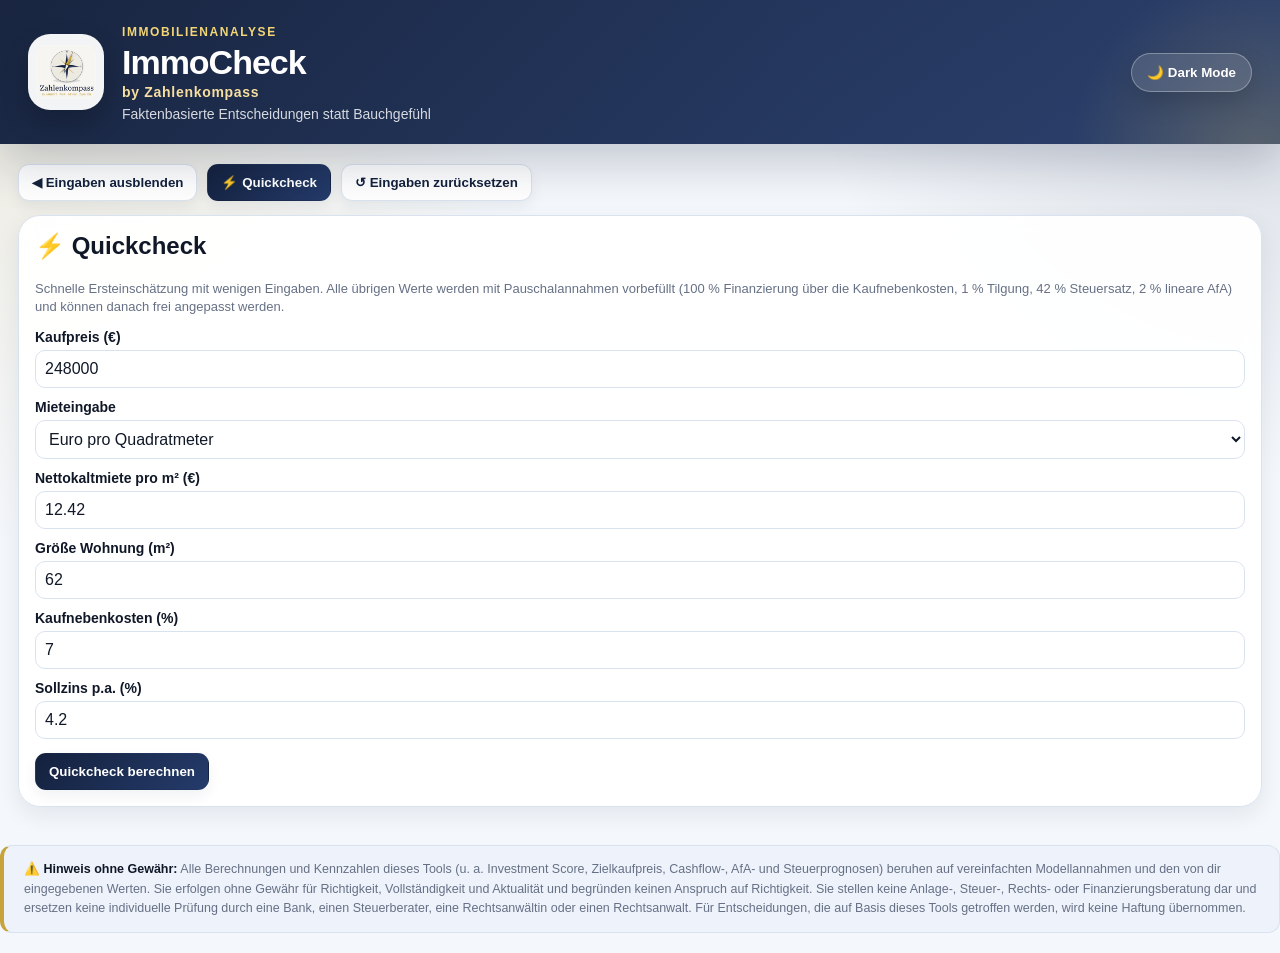
<file: index.html>
<!doctype html><html lang="de"><head><meta charset="utf-8"><meta name="viewport" content="width=device-width,initial-scale=1,viewport-fit=cover"><meta name="description" content="ImmoCheck by Zahlenkompass: Kapitalanlage-Immobilien faktenbasiert prüfen – Cashflow, AfA, Steuerwirkung, IRR und Zielkaufpreis über 10 Jahre."><meta name="color-scheme" content="light dark"><meta name="theme-color" content="#14213d"><link rel="icon" href="data:image/svg+xml,%3Csvg xmlns='http://www.w3.org/2000/svg' viewBox='0 0 32 32'%3E%3Crect width='32' height='32' rx='7' fill='%2314213d'/%3E%3Cpath d='M16 5l2.6 8.4L27 16l-8.4 2.6L16 27l-2.6-8.4L5 16l8.4-2.6z' fill='%23c7a33b'/%3E%3C/svg%3E"><title>ImmoCheck by Zahlenkompass</title><style>
*{box-sizing:border-box}body{margin:0;color:var(--txt);font-family:-apple-system,BlinkMacSystemFont,"Segoe UI",Roboto,Arial,sans-serif}.wrap{max-width:1600px;margin:auto;padding:18px}.layout{display:grid;grid-template-columns:370px minmax(0,1fr);gap:18px}.hideInputs .layout{grid-template-columns:1fr}.hideInputs aside{display:none}.card,aside{padding:16px;margin-bottom:16px}aside{position:sticky}.hint,.small{color:var(--mut);font-size:13px;line-height:1.4}.inputs{display:grid;gap:11px}label{font-size:14px;font-weight:700;display:grid;gap:5px}input,select{width:100%;font-size:16px;padding:9px;border-radius:10px}.row2{display:grid;grid-template-columns:1fr 1fr;gap:10px}.check{display:flex;align-items:center;gap:8px}.check input{width:auto}.hidden{display:none!important}.equityBox{border:1px solid var(--bd);border-radius:12px;padding:11px}.btn{border:1px solid var(--bd);font-weight:900;border-radius:11px;padding:10px 13px;cursor:pointer}.tabs{display:flex;gap:8px;flex-wrap:wrap;margin-bottom:14px}.tabbtn{border:1px solid var(--bd);border-radius:999px;padding:9px 13px;font-weight:800;cursor:pointer}.tab{display:none}.tab.active{display:block}.scoreRow{display:flex;flex-wrap:wrap;gap:14px}.scoreBox,.targetBox{flex:0 0 220px;border-radius:16px;padding:17px}.targetBox{position:relative;overflow:hidden;border:0;color:#fff;box-shadow:var(--shadow)}.targetBox:after{content:"";position:absolute;right:-52px;top:-52px;width:150px;height:150px;border-radius:50%;background:rgba(255,255,255,.18)}.targetBox.green{background:linear-gradient(145deg,#14532d,#15803d)}.targetBox.yellow{background:linear-gradient(145deg,#78350f,#b45309)}.targetBox.orange{background:linear-gradient(145deg,#7c2d12,#c2410c)}.targetBox.red{background:linear-gradient(145deg,#7f1d1d,#b91c1c)}.verdictWrap{flex:1 1 260px}.scoreBox small,.kpi small{color:var(--mut);font-weight:900;text-transform:uppercase}.targetBox small{position:relative;z-index:1;color:rgba(255,255,255,.8);font-weight:900;text-transform:uppercase}.score{font-size:42px;font-weight:950}.targetPrice{font-size:28px;font-weight:900;margin-top:4px;color:#fff;position:relative;z-index:1}.targetPct{font-size:14px;font-weight:800;margin-top:2px;color:#fff;position:relative;z-index:1}.kpis{display:grid;grid-template-columns:repeat(4,minmax(0,1fr));gap:12px}.kpi{border-radius:14px;padding:13px}.kpi b{display:block;font-size:22px;margin-top:6px;overflow-wrap:anywhere}.pos{color:var(--green)}.neg{color:var(--red)}.neu{color:var(--blue)}.bar{margin:10px 0 14px}.barTop{display:flex;justify-content:space-between;font-weight:900}.barBg{height:13px;border-radius:99px;overflow:hidden}.barFill{height:100%}.scens{display:grid;grid-template-columns:repeat(3,1fr);gap:12px}.scen,.mcard{border-radius:14px;padding:13px}.line,.mrow{display:flex;justify-content:space-between;padding:8px 0;gap:8px}.tbl{overflow:auto;border:1px solid var(--bd);border-radius:12px;max-height:72vh}table{border-collapse:separate;border-spacing:0;min-width:1650px;width:max-content}th,td{padding:9px;text-align:right;white-space:nowrap}th{position:sticky;top:0;z-index:3;text-transform:uppercase;font-size:12px}th:first-child,td:first-child{position:sticky;left:0;text-align:center;z-index:2}th:first-child{z-index:4}.actions{display:flex;gap:10px;flex-wrap:wrap}.bottom{display:none}.mobile{display:none}body.qcActive .layout{display:none}#quickcheckCard h2{margin-top:0}#qcResult .scoreRow{margin-bottom:0}.disclaimer{max-width:1600px;margin:4px auto 20px;padding:14px 20px;background:var(--soft);border:1px solid var(--bd);border-left:4px solid var(--gold);border-radius:12px;font-size:12.5px;line-height:1.55;color:var(--mut)}.disclaimer b{color:var(--txt)}@media(max-width:700px){.disclaimer{margin:4px 10px 78px;font-size:12px}}
@media(max-width:900px){.layout{grid-template-columns:1fr}.kpis,.scens{grid-template-columns:1fr 1fr}.scoreRow{flex-direction:column}.scoreBox,.targetBox{flex:1 1 auto}aside{position:static}}
@media(max-width:700px){.wrap{padding:10px 10px 78px}.desktop{display:none!important}.mobile{display:block!important}.row2,.kpis,.scens{grid-template-columns:1fr}.tabs{display:none}.bottom{display:grid;grid-template-columns:repeat(6,1fr);position:fixed;left:0;right:0;bottom:0;padding-bottom:env(safe-area-inset-bottom);z-index:20}.bottom button{border:0;font-size:11px;font-weight:800;padding:6px 2px}.bottom span{display:block;font-size:20px}.tbl,table{display:none!important}body:not([data-tab="dash"]) aside{display:none!important}.layout{display:block}.score{font-size:34px}.targetPrice{font-size:22px}}


/* === Modernisierung: ImmoCheck by Zahlenkompass === */
:root{
  --bg:#f4f7fb;
  --card:#ffffff;
  --txt:#101828;
  --mut:#667085;
  --blue:#14213d;
  --blue2:#243b6b;
  --gold:#c7a33b;
  --gold2:#e6c86a;
  --green:#15803d;
  --red:#b42318;
  --bd:#d9e2ef;
  --soft:#eef3fb;
  --shadow:0 18px 45px rgba(20,33,61,.10);
  --shadow2:0 8px 22px rgba(20,33,61,.08);
}
body.dark{
  --bg:#0b1020;
  --card:#121a2b;
  --txt:#eef4ff;
  --mut:#9aa8bd;
  --blue:#84a8ff;
  --blue2:#5f7dca;
  --gold:#d8b64a;
  --gold2:#f0d77a;
  --green:#4ade80;
  --red:#fb7185;
  --bd:#26344f;
  --soft:#17223a;
  --shadow:0 18px 45px rgba(0,0,0,.30);
  --shadow2:0 8px 22px rgba(0,0,0,.24);
}
body{
  background:
    radial-gradient(circle at top left, rgba(199,163,59,.16), transparent 34rem),
    radial-gradient(circle at top right, rgba(20,33,61,.13), transparent 30rem),
    var(--bg);
  transition:background .25s ease,color .25s ease;
}
.appHeader{
  position:relative;
  overflow:hidden;
  background:
    linear-gradient(135deg, rgba(20,33,61,.98), rgba(36,59,107,.96)),
    radial-gradient(circle at 85% 5%, rgba(199,163,59,.35), transparent 18rem);
  color:#fff;
  padding:22px 28px;
  box-shadow:0 18px 48px rgba(20,33,61,.22);
}
.appHeader:before{
  content:"";
  position:absolute;
  inset:-40% -15% auto auto;
  width:430px;
  height:430px;
  background:radial-gradient(circle, rgba(231,201,100,.24), transparent 62%);
  pointer-events:none;
}
.brandShell{
  max-width:1600px;
  margin:0 auto;
  display:flex;
  align-items:center;
  justify-content:space-between;
  gap:18px;
  position:relative;
  z-index:1;
}
.brandBlock{
  display:flex;
  align-items:center;
  gap:18px;
  min-width:0;
}
.brandLogo{
  width:76px;
  height:76px;
  object-fit:contain;
  background:rgba(255,255,255,.95);
  border-radius:22px;
  padding:8px;
  box-shadow:0 14px 28px rgba(0,0,0,.20);
}
.brandText h1{
  margin:0;
  font-size:34px;
  line-height:1;
  letter-spacing:-.03em;
}
.eyebrow{
  display:inline-flex;
  align-items:center;
  gap:6px;
  margin-bottom:6px;
  color:#f3d675;
  font-weight:900;
  font-size:12px;
  letter-spacing:.13em;
  text-transform:uppercase;
}
.brand-sub{
  margin:5px 0 0;
  color:#f8dfa1;
  font-weight:800;
  letter-spacing:.05em;
  font-size:14px;
}
.appHeader .sub{
  margin:6px 0 0;
  color:rgba(255,255,255,.82);
  font-size:14px;
}
.themeBtn{
  border:1px solid rgba(255,255,255,.30);
  background:rgba(255,255,255,.12);
  color:#fff;
  font-weight:900;
  border-radius:999px;
  padding:11px 15px;
  cursor:pointer;
  backdrop-filter:blur(14px);
  box-shadow:0 10px 24px rgba(0,0,0,.15);
  white-space:nowrap;
}
.themeBtn:hover{background:rgba(255,255,255,.20);transform:translateY(-1px)}
.wrap{padding-top:20px}.card,aside{
  background:color-mix(in srgb, var(--card) 94%, transparent);
  color:var(--txt);
  border:1px solid var(--bd);
  border-radius:22px;
  box-shadow:var(--shadow2);
  backdrop-filter:blur(10px);
}
.card{transition:transform .18s ease, box-shadow .18s ease, border-color .18s ease}.card:hover{transform:translateY(-2px);box-shadow:var(--shadow)}
aside{top:16px}h2,h3,h4,label,.barTop{color:var(--txt)}.hint,.small{color:var(--mut)}
input,select{
  background:var(--card);
  color:var(--txt);
  border:1px solid var(--bd);
  box-shadow:inset 0 1px 0 rgba(255,255,255,.04);
}
input:focus,select:focus{
  outline:none;
  border-color:var(--gold);
  box-shadow:0 0 0 4px rgba(199,163,59,.18);
}
.btn,.tabbtn{
  transition:transform .16s ease, background .16s ease, color .16s ease, box-shadow .16s ease;
  box-shadow:0 6px 14px rgba(20,33,61,.06);
}
.btn:hover,.tabbtn:hover{transform:translateY(-1px)}
.btn.primary,.tabbtn.active{
  background:linear-gradient(135deg,var(--blue),var(--blue2));
  color:#fff;
  border-color:transparent;
}
.btn:not(.primary),.tabbtn{
  background:var(--card);
  color:var(--blue);
  border-color:var(--bd);
}
.scoreBox{
  position:relative;
  overflow:hidden;
  background:linear-gradient(145deg, rgba(20,33,61,.98), rgba(36,59,107,.96));
  color:#fff;
  border:0;
  box-shadow:var(--shadow);
}
.scoreBox:after{
  content:"";
  position:absolute;
  right:-52px;
  top:-52px;
  width:150px;
  height:150px;
  border-radius:50%;
  background:rgba(199,163,59,.36);
}
.scoreBox small{color:#f6dc89}.score{color:#fff;letter-spacing:-.05em}.kpi,.scen,.mcard{
  background:linear-gradient(180deg, color-mix(in srgb, var(--card) 96%, white), var(--card));
  border:1px solid var(--bd);
  box-shadow:0 6px 18px rgba(20,33,61,.045);
}
.kpi b{letter-spacing:-.02em}.equityBox{
  background:linear-gradient(145deg, rgba(199,163,59,.13), rgba(36,59,107,.08));
  border-color:color-mix(in srgb, var(--gold) 55%, var(--bd));
}
.barBg{background:var(--soft)}.barFill{background:linear-gradient(90deg,var(--gold),#22c55e)}
.tbl{background:var(--card);border-color:var(--bd)}
th,td{background:var(--card);color:var(--txt);border-bottom:1px solid var(--bd)}
th{background:var(--soft);color:var(--mut)}th:first-child{background:color-mix(in srgb, var(--soft) 80%, var(--gold) 20%)}
.line,.mrow{border-top:1px solid var(--bd)}.bottom{background:var(--card);border-top:1px solid var(--bd)}.bottom button{background:var(--card);color:var(--mut)}.bottom button.active{color:var(--gold)}
body.dark .appHeader{box-shadow:0 18px 48px rgba(0,0,0,.35)}
body.dark .brandLogo{background:rgba(255,255,255,.90)}
body.dark .card,body.dark aside{background:rgba(18,26,43,.92)}
@media(max-width:700px){
  .appHeader{padding:16px 14px}.brandShell{align-items:flex-start}.brandBlock{gap:12px}.brandLogo{width:56px;height:56px;border-radius:16px}.brandText h1{font-size:25px}.themeBtn{padding:9px 11px;font-size:12px}.appHeader .sub{font-size:12px}.brand-sub{font-size:12px}.eyebrow{font-size:10px}
}
@media(prefers-reduced-motion:reduce){
  *,*:before,*:after{animation-duration:.01ms!important;animation-iteration-count:1!important;transition-duration:.01ms!important;scroll-behavior:auto!important}
  .card:hover,.btn:hover,.tabbtn:hover,.themeBtn:hover{transform:none}
}
:focus-visible{outline:3px solid var(--gold);outline-offset:2px}

</style></head><body data-tab="dash" class="qcActive"><header class="appHeader">
  <div class="brandShell">
    <div class="brandBlock">
      <img class="brandLogo" src="[data-uri]" alt="Zahlenkompass Logo" width="228" height="208" decoding="async">
      <div class="brandText">
        <div class="eyebrow">Immobilienanalyse</div>
        <h1>ImmoCheck</h1>
        <p class="brand-sub">by Zahlenkompass</p>
        <p class="sub">Faktenbasierte Entscheidungen statt Bauchgefühl</p>
      </div>
    </div>
    <button id="themeToggle" class="themeBtn" type="button" aria-label="Dark Mode umschalten">🌙 Dark Mode</button>
  </div>
</header><div class="wrap"><div class="actions" style="margin-bottom:14px"><button id="toggle" class="btn desktop" type="button" aria-expanded="true" aria-controls="inputPanel">◀ Eingaben ausblenden</button><button id="qcOpenBtn" class="btn primary" type="button" aria-expanded="true" aria-controls="quickcheckCard">⚡ Quickcheck</button><button id="resetAll" class="btn" type="button" title="Alle Eingaben auf die Startwerte zurücksetzen">↺ Eingaben zurücksetzen</button></div><div id="quickcheckCard" class="card"><h2>⚡ Quickcheck</h2><p class="hint">Schnelle Ersteinschätzung mit wenigen Eingaben. Alle übrigen Werte werden mit Pauschalannahmen vorbefüllt (100&nbsp;% Finanzierung über die Kaufnebenkosten, 1&nbsp;% Tilgung, 42&nbsp;% Steuersatz, 2&nbsp;% lineare AfA) und können danach frei angepasst werden.</p><div class="inputs"><label>Kaufpreis (€)<input id="qcPrice" type="number" value="248000" step="1000" min="1" required></label><label>Mieteingabe<select id="qcRentMode"><option value="sqm">Euro pro Quadratmeter</option><option value="absolute">Absolute Kaltmiete pro Monat</option></select></label><label id="qcRentPerSqmWrap">Nettokaltmiete pro m² (€)<input id="qcRentPerSqm" type="number" value="12.42" step="0.1" min="0"></label><label id="qcAreaWrap">Größe Wohnung (m²)<input id="qcArea" type="number" value="62" step="1" min="1"></label><label id="qcRentAbsoluteWrap" class="hidden">Absolute Kaltmiete pro Monat (€)<input id="qcRentAbsolute" type="number" value="770" step="10" min="0"></label><label>Kaufnebenkosten (%)<input id="qcPurchaseCosts" type="number" value="7" step="0.1" min="0" max="30"></label><label>Sollzins p.a. (%)<input id="qcInterestRate" type="number" value="4.2" step="0.1" min="0" max="25"></label></div><div class="actions" style="margin-top:14px"><button id="qcCalcBtn" class="btn primary" type="button">Quickcheck berechnen</button></div><div id="qcResult" class="hidden" style="margin-top:18px"><div class="card scoreRow" style="margin-bottom:0"><div class="scoreBox"><small>Investment Score</small><div class="score" id="qcScoreValue">–</div></div><div class="targetBox hidden" id="qcTargetBox"><small>Zielkaufpreis (Score 80)</small><div class="targetPrice" id="qcTargetPriceValue">–</div><div class="targetPct" id="qcTargetPctValue">–</div></div><div class="verdictWrap"><h2 id="qcVerdictTitle">–</h2></div></div><div class="actions" style="margin-top:14px"><button id="qcToDetailBtn" class="btn primary" type="button">Zur Detailprüfung →</button></div></div></div><div class="layout"><aside id="inputPanel"><h2>Eingaben</h2><div class="inputs">
<label>Kaufpreis (€)<input id="purchasePrice" type="number" value="248000" step="1000" min="1" required></label><label>Gebäudeanteil (%)<input id="buildingShare" type="number" value="80" step="1" min="0" max="100"></label><p class="hint"><b>Modellannahme:</b> Der Gebäudeanteil bestimmt, welcher Teil des Kaufpreises auf das abschreibungsfähige Gebäude entfällt (Rest = Grund und Boden, nicht abschreibbar). Die Kaufnebenkosten (Grunderwerbsteuer, Notar, Grundbuch, ggf. Makler) werden im gleichen Verhältnis aufgeteilt und der Gebäudeanteil davon zusätzlich in die AfA-Basis einbezogen.</p><label>Sanierungskosten Jahr 1 (€)<input id="renovationCosts" type="number" value="0" step="1000" min="0"></label><p class="hint"><b>Modellannahme:</b> Die Sanierungskosten sind vollständig im Fremdkapital eingeplant. Sie reduzieren in Jahr 1 das steuerliche Immobilienergebnis, werden aber nicht zusätzlich als Auszahlung vom laufenden Cashflow abgezogen. Der Cashflow verändert sich durch die höhere Darlehensrate, den Zinsaufwand und die Steuerwirkung. Die tatsächliche steuerliche Behandlung kann abweichen.</p><label>Größe Wohnung (m²)<input id="areaSqm" type="number" value="62" step="1" min="1"></label><label>Mieteingabe<select id="rentMode"><option value="sqm">Euro pro Quadratmeter</option><option value="absolute">Absolute Kaltmiete pro Monat</option></select></label><label id="rentPerSqmWrap">Nettokaltmiete pro m² (€)<input id="rentPerSqm" type="number" value="12.42" step="0.1" min="0"></label><label id="rentAbsoluteWrap" class="hidden">Absolute Kaltmiete pro Monat (€)<input id="rentAbsolute" type="number" value="770" step="10" min="0"></label><label>Mietsteigerung p.a. (%)<input id="rentGrowth" type="number" value="2" step="0.1" min="-10" max="20"></label><div class="row2"><label>Kaufnebenkosten (%)<input id="purchaseCosts" type="number" value="7" step="0.1" min="0" max="30"></label><label>Nicht umlagefähige Kosten p.a. (€)<input id="nonRecoverable" type="number" value="1200" step="100" min="0"></label></div><div class="equityBox"><label>Eigenkapital gesamt (€)<input id="equityTotal" type="number" value="17360" step="1000" min="0"></label><p id="equityHint" class="hint"></p><button id="resetEquity" type="button" class="btn">Auf Kaufnebenkosten zurücksetzen</button></div><div class="row2"><label>Sollzins p.a. (%)<input id="interestRate" type="number" value="4.2" step="0.1" min="0" max="25"></label><label>Anfängliche Tilgung p.a. (%)<input id="repaymentRate" type="number" value="1" step="0.1" min="0" max="20"></label></div><hr><h3>AfA</h3><label>Lineare AfA p.a. (%)<input id="linearAfa" type="number" value="2" step="0.1" min="0" max="10"></label><label class="check"><input id="newBuild" type="checkbox"> Neubau / Förderung</label><div id="newBuildOptions" class="hidden"><label class="check"><input id="degressiveEnabled" type="checkbox"> Degressive AfA</label><label>Degressive AfA (%)<input id="degressiveRate" type="number" value="5" step="0.1" min="0" max="20"></label><label class="check"><input id="specialEnabled" type="checkbox"> Sonder-AfA</label><div class="row2"><label>Sonder-AfA (%)<input id="specialRate" type="number" value="5" step="0.1" min="0" max="20"></label><label>Jahre<input id="specialYears" type="number" value="4" step="1" min="0" max="10"></label></div></div><hr><h3>Steuer</h3><label>Haushaltseinkommen p.a. (€)<input id="householdIncome" type="number" value="" step="1000" min="0" placeholder="optional"></label><div class="row2"><label>Verheiratet?<select id="married"><option value="no">Nein</option><option value="yes">Ja</option></select></label><label>Anzahl Kinder<input id="children" type="number" value="0" step="1" min="0" max="20"></label></div><label>Kinderfreibetrag je Kind (€)<input id="childAllowance" type="number" value="9756" step="1" min="0"></label><label>Pauschaler Steuersatz (%)<input id="flatTax" type="number" value="40" step="0.1" min="0" max="100"></label></div></aside><section><div class="card scoreRow"><div class="scoreBox"><small>Investment Score</small><div class="score" id="scoreValue">–</div></div><div class="targetBox hidden" id="targetBox"><small>Zielkaufpreis (Score 80)</small><div class="targetPrice" id="targetPriceValue">–</div><div class="targetPct" id="targetPctValue">–</div></div><div class="verdictWrap" aria-live="polite"><h2 id="verdictTitle">–</h2><p id="verdictText" class="hint">–</p><p id="taxModeText" class="small">–</p></div></div><div class="tabs" role="tablist" aria-label="Auswertungen"><button class="tabbtn active" type="button" role="tab" id="tab-dash" aria-controls="dash" aria-selected="true" data-t="dash">Dashboard</button><button class="tabbtn" type="button" role="tab" id="tab-cash" aria-controls="cash" aria-selected="false" data-t="cash">Cashflow</button><button class="tabbtn" type="button" role="tab" id="tab-tax" aria-controls="tax" aria-selected="false" data-t="tax">Steuer</button><button class="tabbtn" type="button" role="tab" id="tab-afa" aria-controls="afa" aria-selected="false" data-t="afa">AfA</button><button class="tabbtn" type="button" role="tab" id="tab-sale" aria-controls="sale" aria-selected="false" data-t="sale">Verkauf</button><button class="tabbtn" type="button" role="tab" id="tab-det" aria-controls="det" aria-selected="false" data-t="det">Details</button></div>
<div id="dash" class="tab active" role="tabpanel" tabindex="0" aria-labelledby="tab-dash"><div class="card"><h2>📄 Berichte</h2><div class="actions"><button class="btn primary" id="repDash">Dashboard-Bericht öffnen</button><button class="btn primary" id="repCash">Cashflow-Bericht öffnen</button></div></div><div class="card"><h2>Investment Overview</h2><div id="kpiGrid" class="kpis"></div></div><div class="card"><h2>🎯 Schnellbewertung</h2><div id="scoreBars"></div></div><div class="card"><h2>💰 Verkaufsszenarien</h2><div id="scenarioCards" class="scens"></div></div><div class="card mobile"><h2>📋 Jahreskarten</h2><div id="mobileDash"></div></div><div class="card desktop"><h2>📋 10-Jahres-Tabelle</h2><div id="dashboardTable" class="tbl"></div></div></div>
<div id="cash" class="tab" role="tabpanel" tabindex="0" aria-labelledby="tab-cash"><div class="card"><button class="btn primary" id="repCash2">Cashflow-Bericht öffnen</button></div><div class="card desktop"><h2>📋 Cashflow-Tabelle</h2><div id="cashflowTable" class="tbl"></div></div><div class="card mobile"><div id="mobileCash"></div></div></div>
<div id="tax" class="tab" role="tabpanel" tabindex="0" aria-labelledby="tab-tax"><div class="card"><h2>🧾 Steuervergleich</h2><div id="taxKpis" class="kpis"></div></div><div class="card desktop"><div id="taxTable" class="tbl"></div></div><div class="card mobile"><div id="mobileTax"></div></div></div>
<div id="afa" class="tab" role="tabpanel" tabindex="0" aria-labelledby="tab-afa"><div class="card"><h2>🏗️ AfA</h2><div id="afaKpis" class="kpis"></div></div><div class="card desktop"><div id="afaTable" class="tbl"></div></div><div class="card mobile"><div id="mobileAfa"></div></div></div>
<div id="sale" class="tab" role="tabpanel" tabindex="0" aria-labelledby="tab-sale"><div class="card"><h2>💰 Verkauf</h2><div id="saleScenarioCards" class="scens"></div></div></div>
<div id="det" class="tab" role="tabpanel" tabindex="0" aria-labelledby="tab-det"><div class="card"><h2>🔎 Schritt-für-Schritt-Anleitung</h2>
<h3>1. Grunddaten der Immobilie eingeben</h3><ol><li><b>Kaufpreis:</b> Kaufpreis ohne Kaufnebenkosten eintragen.</li><li><b>Gebäudeanteil:</b> Anteil des Kaufpreises, der auf das Gebäude (abschreibungsfähig) statt auf Grund und Boden entfällt. Bestimmt zusammen mit den Kaufnebenkosten die AfA-Basis. Standardwert 80 %.</li><li><b>Sanierungskosten Jahr 1:</b> Kosten eintragen, die vollständig in den Finanzierungsbedarf und damit in das Darlehen aufgenommen werden. Steuerlich reduzieren sie im Modell das Immobilienergebnis im ersten Jahr. Im laufenden Cashflow erscheinen sie nicht als separate Auszahlung, weil die Auszahlung durch das Fremdkapital finanziert wird.</li><li><b>Wohnfläche:</b> Wohnfläche in Quadratmetern erfassen.</li><li><b>Mieteingabe wählen:</b> Entweder Miete pro Quadratmeter oder absolute monatliche Kaltmiete auswählen.</li><li><b>Mietsteigerung:</b> Erwartete jährliche Steigerung ab Jahr 2 eintragen.</li><li><b>Nicht umlagefähige Kosten:</b> Jährliche Kosten erfassen, die nicht auf Mietende umgelegt werden.</li></ol>
<h3>2. Kaufnebenkosten und Eigenkapital festlegen</h3><ol><li><b>Kaufnebenkosten:</b> Prozentsatz für Grunderwerbsteuer, Notar, Grundbuch und gegebenenfalls Makler eintragen.</li><li><b>Eigenkapital gesamt:</b> Der Standardwert entspricht den Kaufnebenkosten.</li><li><b>Mehr Eigenkapital:</b> Den Wert erhöhen, wenn zusätzlich ein Teil des Kaufpreises aus Eigenmitteln bezahlt werden soll.</li><li><b>Kontrollanzeige:</b> Unter dem Feld werden Kaufnebenkosten, zusätzliches Eigenkapital im Kaufpreis und das daraus resultierende Darlehen angezeigt.</li><li><b>Zurücksetzen:</b> „Auf Kaufnebenkosten zurücksetzen“ stellt die vollständige Kaufpreisfinanzierung wieder her.</li></ol>
<p class="hint"><b>Berechnungslogik:</b> Darlehen = Kaufpreis + Kaufnebenkosten + Sanierungskosten − Eigenkapital gesamt, mindestens 0 €. Beim Standard-Eigenkapital in Höhe der Kaufnebenkosten werden somit Kaufpreis und Sanierungskosten vollständig fremdfinanziert. Mehr Eigenkapital senkt Darlehen, Bankrate, Zinsen und Restschuld, reduziert aber auch den steuerlich wirksamen Zinsaufwand.</p><p class="hint"><b>Sanierungslogik:</b> Sanierungskosten erhöhen den Finanzierungsbedarf und damit das Darlehen. Dadurch steigen Bankrate und Zinsaufwand. Die Sanierungskosten werden im laufenden Cashflow nicht nochmals als separate Auszahlung erfasst. Steuerlich reduzieren sie im Modell das Immobilienergebnis in Jahr 1; eine daraus entstehende höhere Steuerentlastung wirkt positiv auf den Cashflow.</p>
<h3>3. Finanzierung einstellen</h3><ol><li><b>Sollzins:</b> Nominalen jährlichen Darlehenszins eintragen.</li><li><b>Anfängliche Tilgung:</b> Gewünschte jährliche Anfangstilgung eintragen.</li><li><b>Bankrate:</b> Das Tool berechnet eine konstante Annuität aus Darlehen × (Sollzins + Tilgung).</li></ol>
<h3>4. AfA konfigurieren</h3><ol><li><b>Lineare AfA:</b> Standardsatz eintragen.</li><li><b>Neubau/Förderung:</b> Aktivieren, wenn degressive AfA oder Sonder-AfA berücksichtigt werden soll.</li><li><b>Degressive AfA:</b> Prozentsatz auf den jeweiligen Restbuchwert festlegen.</li><li><b>Sonder-AfA:</b> Prozentsatz und Anzahl der Jahre erfassen.</li></ol><p class="hint">Die AfA-Basis ergibt sich aus dem Gebäudeanteil (Feld bei den Grunddaten, Standard 80 %) am Kaufpreis zuzüglich des gleichen Anteils an den Kaufnebenkosten. Eigenkapital und Darlehenshöhe verändern die AfA nicht.</p>
<h3>5. Steuerprofil erfassen</h3><ol><li><b>Haushaltseinkommen:</b> Optional eintragen. Dann vergleicht das Tool die Einkommensteuer ohne und mit Immobilie.</li><li><b>Familienstand und Kinder:</b> Für Splitting und Kinderfreibeträge auswählen.</li><li><b>Pauschaler Steuersatz:</b> Wird verwendet, wenn kein Haushaltseinkommen angegeben ist.</li></ol><p class="hint">Steuerliches Immobilienergebnis = Miete − Zinsen − AfA − Sanierungskosten in Jahr 1. Steuerwirkung = Steuer ohne Immobilie − Steuer mit Immobilie. Die Berechnung ist eine vereinfachte Modellrechnung. Achtung: Die tatsächliche sofortige Abzugsfähigkeit hängt von der steuerlichen Einordnung ab; insbesondere können anschaffungsnahe Herstellungskosten vorliegen.</p><p class="hint"><b>Cashflow-Formel:</b> Miete + Steuerwirkung − Bankrate − nicht umlagefähige Kosten. Die Sanierungskosten stehen nicht als eigener negativer Cashflow in dieser Formel.</p>
<h3>6. Dashboard lesen</h3><ul><li><b>EK gesamt:</b> Tatsächlich eingesetztes Eigenkapital einschließlich Kaufnebenkosten.</li><li><b>Darlehen:</b> Finanzierungsbetrag nach Eigenkapitaleinsatz.</li><li><b>Restschuld J10:</b> Verbleibende Darlehensschuld nach zehn Jahren.</li><li><b>Σ CF vor Steuern 10J:</b> Summe aller jährlichen Cashflows <i>ohne</i> Steuerwirkung, also Miete abzüglich Bankrate und nicht umlagefähiger Kosten. Zeigt, ob das Objekt sich aus eigener Kraft trägt.</li><li><b>Σ Cashflows 10J:</b> Summe aller jährlichen Cashflows einschließlich Steuerwirkung.</li><li><b>Σ Steuerwirkung 10J:</b> Kumulierter Steuerentlastungs- oder Steuerbelastungseffekt.</li><li><b>Ø CF vor Steuern/Monat:</b> Durchschnittlicher monatlicher Cashflow ohne Steuerwirkung über zehn Jahre.</li><li><b>Ø Cashflow/Monat:</b> Durchschnittlicher monatlicher Cashflow nach Steuerwirkung über zehn Jahre.</li><li><b>EK-Rendite p.a.:</b> (Ø jährlicher Cashflow + Ø jährliche Tilgung) ÷ eingesetztes Eigenkapital. Zeigt die laufende Rendite auf das EK inklusive Vermögensaufbau durch Entschuldung, ohne Wertsteigerung beim Verkauf.</li><li><b>Beste IRR:</b> Höchste IRR der drei Verkaufsszenarien.</li><li><b>Vermögenszuwachs 10J:</b> Ergebnis des mittleren Verkaufsszenarios mit 1 % jährlicher Wertsteigerung.</li></ul>
<h3>7. Score interpretieren</h3><p class="hint">Jeder Teilscore wird linear auf 0 bis 100 Punkte normiert und dort begrenzt.</p><ul><li><b>40 % IRR-Score:</b> beste IRR der drei Verkaufsszenarien – −2 % ergibt 0 Punkte, +10 % ergibt 100 Punkte.</li><li><b>30 % Cashflow-Score:</b> Ø Cashflow nach Steuern über zehn Jahre – −400 €/Monat ergibt 0 Punkte, +400 €/Monat ergibt 100 Punkte.</li><li><b>20 % Mietrendite-Score:</b> Ø Bruttomietrendite über zehn Jahre – 2,5 % ergibt 0 Punkte, 6,0 % ergibt 100 Punkte.</li><li><b>10 % Stabilitäts-Score:</b> Veränderung des Jahres-Cashflows von Jahr 1 auf Jahr 10 – −3.000 € ergeben 0 Punkte, +3.000 € ergeben 100 Punkte.</li></ul><p class="hint">Die Gesamtbewertung lautet ab 80 Punkten „Sehr attraktiv“, ab 65 „Interessant“, ab 50 „Grenzwertig“ und darunter „Kritisch“. Der <b>Zielkaufpreis</b> ist der höchste Kaufpreis, bei dem der Gesamtscore 80 erreicht; das Mindest-Eigenkapital wird dabei mit den Kaufnebenkosten des jeweiligen Zielpreises mitgerührt.</p>
<h3>8. Detailansichten verwenden</h3><ul><li><b>Cashflow:</b> Miete, Sanierung, Zinsen und Bankrate je Jahr. Danach <b>CF vor St.</b> (Miete − Bankrate − nicht umlagefähige Kosten, jährlich und monatlich), die <b>Steuerwirkung</b> und daraus <b>CF nach St.</b> (ebenfalls jährlich und monatlich) sowie Tilgung und Restschuld.</li><li><b>Steuer:</b> Steuer ohne und mit Immobilie sowie steuerliches Immobilienergebnis.</li><li><b>AfA:</b> Basis-AfA, Sonder-AfA und Restbuchwert je Jahr.</li><li><b>Verkauf:</b> IRR, Gewinn und Nettozufluss bei 0 %, 1 % und 2 % jährlicher Wertsteigerung.</li></ul>
<h3>9. Bericht als PDF speichern</h3><ol><li>Im Dashboard „Dashboard-Bericht öffnen“ oder „Cashflow-Bericht öffnen“ wählen.</li><li>Falls der Browser den neuen Tab blockiert, Pop-ups für die Datei oder Website erlauben.</li><li>Im Bericht „Als PDF sichern / Drucken“ wählen und die native PDF-Funktion des Browsers nutzen.</li></ol>
<h3>10. Eingaben speichern und zurücksetzen</h3><p class="hint">Alle Eingaben werden automatisch im Browser dieses Geräts gespeichert und beim nächsten Öffnen wiederhergestellt – nichts wird übertragen oder hochgeladen. Über <b>„↺ Eingaben zurücksetzen“</b> oben werden die Startwerte wiederhergestellt. Da die Speicherung lokal erfolgt, sind die Werte in einem anderen Browser, auf einem anderen Gerät oder im privaten Modus nicht verfügbar.</p><h3>11. Modellgrenzen</h3><p class="hint">Das Tool dient dem Vergleich und der Szenarioanalyse. Es ersetzt keine Finanzierungs-, Steuer-, Rechts- oder Anlageberatung. Individuelle Finanzierungskonditionen, Erwerbsnebenkosten, steuerliche Abzugsfähigkeit und Verkaufskosten sollten vor einer Kaufentscheidung separat geprüft werden. Die Sanierungskosten werden bewusst als 100 % sofort abzugsfähig modelliert; diese Annahme muss steuerlich geprüft werden.</p>
</div></div></section></div></div><div class="disclaimer"><b>⚠️ Hinweis ohne Gewähr:</b> Alle Berechnungen und Kennzahlen dieses Tools (u.&nbsp;a. Investment Score, Zielkaufpreis, Cashflow-, AfA- und Steuerprognosen) beruhen auf vereinfachten Modellannahmen und den von dir eingegebenen Werten. Sie erfolgen ohne Gewähr für Richtigkeit, Vollständigkeit und Aktualität und begründen keinen Anspruch auf Richtigkeit. Sie stellen keine Anlage-, Steuer-, Rechts- oder Finanzierungsberatung dar und ersetzen keine individuelle Prüfung durch eine Bank, einen Steuerberater, eine Rechtsanwältin oder einen Rechtsanwalt. Für Entscheidungen, die auf Basis dieses Tools getroffen werden, wird keine Haftung übernommen.</div>
<nav class="bottom" aria-label="Ansicht wechseln"><button type="button" class="active" data-t="dash" aria-current="true"><span aria-hidden="true">🏠</span>Home</button><button type="button" data-t="cash"><span aria-hidden="true">📈</span>Cash</button><button type="button" data-t="tax"><span aria-hidden="true">🧾</span>Steuer</button><button type="button" data-t="afa"><span aria-hidden="true">🏗️</span>AfA</button><button type="button" data-t="sale"><span aria-hidden="true">💰</span>Verkauf</button><button type="button" data-t="det"><span aria-hidden="true">🔎</span>Info</button></nav>
<script>
const YEARS=10,STORAGE_KEY='immocheck-inputs';let latestModel=null,equityIsCustom=false,lastMinimumEquity=0,renderTimer=null;const fmtEuro=new Intl.NumberFormat('de-DE',{style:'currency',currency:'EUR',minimumFractionDigits:2,maximumFractionDigits:2}),fmtPct=new Intl.NumberFormat('de-DE',{style:'percent',minimumFractionDigits:2,maximumFractionDigits:2});
function eur(v){return Number.isFinite(v)?fmtEuro.format(v):'–'}function pct(v){return Number.isFinite(v)?fmtPct.format(v):'–'}function val(id){return Number(document.getElementById(id).value||0)}function checked(id){return document.getElementById(id).checked}function signClass(v){return v>0?'pos':v<0?'neg':'neu'}function clamp(v,l=0,h=100){return Math.max(l,Math.min(h,Math.round(v)))}
function syncEquity(){let minimum=val('purchasePrice')*val('purchaseCosts')/100;if(!equityIsCustom||Math.abs(val('equityTotal')-lastMinimumEquity)<.01){equityTotal.value=Math.round(minimum*100)/100;equityIsCustom=false}lastMinimumEquity=minimum}
function updateVisibility(){syncEquity();newBuildOptions.classList.toggle('hidden',!checked('newBuild'));let abs=rentMode.value==='absolute';rentPerSqmWrap.classList.toggle('hidden',abs);rentAbsoluteWrap.classList.toggle('hidden',!abs)}
function incomeTaxBasic2026(x){x=Math.max(0,Math.floor(x));let tax=0;if(x<=12348)tax=0;else if(x<=17799){let y=(x-12348)/10000;tax=(914.51*y+1400)*y}else if(x<=69878){let z=(x-17799)/10000;tax=(181.19*z+2397)*z+1025.38}else if(x<=277825)tax=.42*x-10637.32;else tax=.45*x-18971.07;return Math.max(0,tax)}function incomeTax2026(zve,married){return married?2*incomeTaxBasic2026(zve/2):incomeTaxBasic2026(zve)}
function irr(flows){if(!flows.some(x=>x<0)||!flows.some(x=>x>0))return NaN;let npv=r=>flows.reduce((s,v,i)=>s+v/Math.pow(1+r,i),0),grid=[-.999,-.9,-.5,0,.05,.1,.2,.5,1,2,5,10,50,250],pr=grid[0],pv=npv(pr);for(let i=1;i<grid.length;i++){let cr=grid[i],cv=npv(cr);if(pv*cv<0){let lo=pr,hi=cr,lv=pv;for(let j=0;j<160&&hi-lo>1e-7;j++){let mid=(lo+hi)/2,mv=npv(mid);if(Math.abs(mv)<1e-8)return mid;if(lv*mv<=0)hi=mid;else{lo=mid;lv=mv}}return(lo+hi)/2}pr=cr;pv=cv}return NaN}
function amortization(principal,rate,repay){let annuity=principal*(rate+repay),bal=principal,rows=[];for(let y=1;y<=YEARS;y++){let interest=bal*rate,principalPayment=Math.max(0,Math.min(annuity-interest,bal)),bankRate=interest+principalPayment;bal=Math.max(0,bal-principalPayment);rows.push({year:y,interest,principalPayment,bankRate,remainingDebt:bal})}return{rows,monthlyPayment:annuity/12}}
function afaSchedule(building){let linear=val('linearAfa')/100,deg=checked('newBuild')&&checked('degressiveEnabled'),degRate=val('degressiveRate')/100,spec=checked('newBuild')&&checked('specialEnabled'),specRate=val('specialRate')/100,specYears=val('specialYears'),book=building,rows=[];for(let y=1;y<=YEARS;y++){let open=book,base=deg?open*degRate:building*linear,special=spec&&y<=specYears?building*specRate:0,total=Math.min(open,Math.max(0,base)+Math.max(0,special));book=Math.max(0,open-total);rows.push({year:y,openingBook:open,afaBase:Math.min(open,Math.max(0,base)),afaSpecial:Math.min(Math.max(0,special),Math.max(0,open-Math.max(0,base))),afa:total,closingBook:book})}return rows}
function calculate(){let pp=val('purchasePrice'),area=val('areaSqm'),renovationCosts=Math.max(0,val('renovationCosts')),knkRate=val('purchaseCosts')/100,purchaseCostsAmount=pp*knkRate,totalAcquisitionCost=pp+purchaseCostsAmount+renovationCosts,totalEquity=Math.max(0,val('equityTotal')),additionalEquity=Math.max(0,totalEquity-purchaseCostsAmount),loanAmount=Math.max(0,totalAcquisitionCost-totalEquity),monthlyColdRent=rentMode.value==='absolute'?val('rentAbsolute'):area*val('rentPerSqm'),rentSqm=area?monthlyColdRent/area:0,growth=val('rentGrowth')/100,nonrec=val('nonRecoverable'),rate=val('interestRate')/100,repay=val('repaymentRate')/100,buildingShare=Math.max(0,Math.min(100,val('buildingShare')))/100,building=pp*buildingShare,afaTotalBase=building+purchaseCostsAmount*buildingShare,fin=amortization(loanAmount,rate,repay),afa=afaSchedule(afaTotalBase),income=val('householdIncome'),incomeProvided=income>0,married=document.getElementById('married').value==='yes',baseIncome=Math.max(0,income-val('children')*val('childAllowance')),taxWithout=incomeProvided?incomeTax2026(baseIncome,married):NaN,flat=val('flatTax')/100,firstRent=monthlyColdRent*12;let cashflows=fin.rows.map((f,i)=>{let rent=firstRent*Math.pow(1+growth,f.year-1),renovationExpense=f.year===1?renovationCosts:0,taxable=rent-f.interest-afa[i].afa-renovationExpense,taxWith=incomeProvided?incomeTax2026(Math.max(0,baseIncome+taxable),married):NaN,taxEffect=incomeProvided?taxWithout-taxWith:-taxable*flat,cashflowBeforeTax=rent-f.bankRate-nonrec,cashflow=cashflowBeforeTax+taxEffect;return{...f,rent,renovationExpense,monthlyColdRent:rent/12,effectiveRentPerSqm:rentSqm*Math.pow(1+growth,f.year-1),nonRecoverable:nonrec,...afa[i],taxablePropertyIncome:taxable,taxWithout,taxWith,taxEffect,cashflowBeforeTax,monthlyCashflowBeforeTax:cashflowBeforeTax/12,cashflow,monthlyCashflow:cashflow/12}}),remainingDebt=cashflows[9].remainingDebt,totalCashflow=cashflows.reduce((s,r)=>s+r.cashflow,0),totalCashflowBeforeTax=cashflows.reduce((s,r)=>s+r.cashflowBeforeTax,0),totalTaxEffect=cashflows.reduce((s,r)=>s+r.taxEffect,0),scenarios=[0,.01,.02].map(app=>{let salePrice=pp*Math.pow(1+app,YEARS),netSale=salePrice-remainingDebt,flows=[-totalEquity,...cashflows.map(r=>r.cashflow)];flows[10]+=netSale;return{appreciation:app,salePrice,remainingDebt,netSale,irr:irr(flows),totalProfit:flows.reduce((a,b)=>a+b,0),initialEquity:totalEquity}}),avgGrossYield=cashflows.reduce((s,r)=>s+r.rent,0)/YEARS/pp,avgMonthlyCashflow=cashflows.reduce((s,r)=>s+r.monthlyCashflow,0)/YEARS,avgMonthlyCashflowBeforeTax=cashflows.reduce((s,r)=>s+r.monthlyCashflowBeforeTax,0)/YEARS,avgAnnualPrincipalPayment=cashflows.reduce((s,r)=>s+r.principalPayment,0)/YEARS,equityReturn=totalEquity>0?(avgMonthlyCashflow*12+avgAnnualPrincipalPayment)/totalEquity:NaN,bestIrr=Math.max(...scenarios.map(s=>s.irr)),cf1=cashflows[0].cashflow,cf10=cashflows[9].cashflow,irrScore=clamp((bestIrr+.02)/.12*100),cashflowScore=clamp((avgMonthlyCashflow+400)/800*100),rentScore=clamp((avgGrossYield-.025)/.035*100),stabilityScore=clamp((cf10-cf1+3000)/6000*100),totalScore=clamp(.4*irrScore+.3*cashflowScore+.2*rentScore+.1*stabilityScore);return{pp,area,renovationCosts,purchaseCostsAmount,totalAcquisitionCost,totalEquity,additionalEquity,loanAmount,monthlyColdRent,rentSqm,building,afaTotalBase,monthlyPayment:fin.monthlyPayment,cashflows,scenarios,remainingDebt,totalCashflow,totalCashflowBeforeTax,totalTaxEffect,avgGrossYield,avgMonthlyCashflow,avgMonthlyCashflowBeforeTax,avgAnnualPrincipalPayment,equityReturn,bestIrr,wealthGrowth10Y:scenarios[1].totalProfit,totalScore,irrScore,cashflowScore,rentScore,stabilityScore,incomeProvided,baseIncome,taxWithout,flat,verdict:totalScore>=80?'🟢 Sehr attraktiv':totalScore>=65?'🟡 Interessant':totalScore>=50?'🟠 Grenzwertig':'🔴 Kritisch'}}
function scoreForPrice(price){let origPrice=purchasePrice.value,origEquity=equityTotal.value;purchasePrice.value=price;if(!equityIsCustom)equityTotal.value=price*val('purchaseCosts')/100;let s=calculate().totalScore;purchasePrice.value=origPrice;equityTotal.value=origEquity;return s}
function targetPurchasePrice(currentScore){let current=val('purchasePrice');if(currentScore>=80||current<1)return null;let lo=current,score=currentScore,i=0;while(score<80&&lo>1000&&i<20){lo=lo/2;score=scoreForPrice(lo);i++}if(score<80)return null;let hi=current;for(let j=0;j<40&&hi-lo>50;j++){let mid=(lo+hi)/2;if(scoreForPrice(mid)>=80)lo=mid;else hi=mid}return{price:lo,reductionPct:(current-lo)/current*100}}
function updateQcVisibility(){let abs=qcRentMode.value==='absolute';qcRentPerSqmWrap.classList.toggle('hidden',abs);qcAreaWrap.classList.toggle('hidden',abs);qcRentAbsoluteWrap.classList.toggle('hidden',!abs)}
function runQuickcheck(){purchasePrice.value=qcPrice.value;purchaseCosts.value=qcPurchaseCosts.value;interestRate.value=qcInterestRate.value;rentMode.value=qcRentMode.value;if(qcRentMode.value==='absolute'){rentAbsolute.value=qcRentAbsolute.value}else{rentPerSqm.value=qcRentPerSqm.value;areaSqm.value=qcArea.value}renovationCosts.value=0;repaymentRate.value=1;buildingShare.value=80;linearAfa.value=2;newBuild.checked=false;degressiveEnabled.checked=false;specialEnabled.checked=false;householdIncome.value='';married.value='no';children.value=0;flatTax.value=42;nonRecoverable.value=1200;rentGrowth.value=2;equityIsCustom=false;render();let m=latestModel;qcScoreValue.textContent=m.totalScore+'/100';qcVerdictTitle.textContent=m.verdict;paintTargetBox(qcTargetBox,qcTargetPriceValue,qcTargetPctValue,targetPurchasePrice(m.totalScore));qcResult.classList.remove('hidden');saveInputs()}
function paintTargetBox(box,priceEl,pctEl,target){if(!target){box.className='targetBox hidden';return}let c=target.reductionPct<1?'green':target.reductionPct<7?'yellow':target.reductionPct<=10?'orange':'red';box.className='targetBox '+c;priceEl.textContent=eur(target.price);pctEl.textContent='-'+pct(target.reductionPct/100)+' vom Kaufpreis'}
function verdictReason(m){let weakest=[['IRR',m.irrScore],['Cashflow',m.cashflowScore],['Mietrendite',m.rentScore],['Stabilität',m.stabilityScore]].sort((a,b)=>a[1]-b[1])[0];return`Ø Cashflow ${eur(m.avgMonthlyCashflow)}/Monat · Bruttomietrendite ${pct(m.avgGrossYield)} · beste IRR ${pct(m.bestIrr)}. Größter Hebel: ${weakest[0]} (${weakest[1]}/100).`}
function kpi(l,v,h='',c='neu'){return`<div class="kpi"><small>${l}</small><b class="${c}">${v}</b>${h?`<p class="hint">${h}</p>`:''}</div>`}function bar(l,s){return`<div class="bar"><div class="barTop"><span>${l}</span><span>${s}/100</span></div><div class="barBg"><div class="barFill" style="width:${s}%"></div></div></div>`}function scenCard(s){return`<div class="scen"><h3>${pct(s.appreciation)} Wertsteigerung</h3><div class="line"><span>IRR</span><strong>${pct(s.irr)}</strong></div><div class="line"><span>Gewinn</span><strong class="${signClass(s.totalProfit)}">${eur(s.totalProfit)}</strong></div><div class="line"><span>Nettozufluss</span><strong>${eur(s.netSale)}</strong></div></div>`}
function mobileCard(r,type='cash'){let rows=type==='tax'?[['Steuer ohne',eur(r.taxWithout)],['Steuer mit',eur(r.taxWith)],['Steuerwirkung',eur(r.taxEffect)]]:type==='afa'?[['Basis-AfA',eur(r.afaBase)],['Sonder-AfA',eur(r.afaSpecial)],['AfA gesamt',eur(r.afa)],['Restbuchwert',eur(r.closingBook)]]:[['Miete mtl.',eur(r.monthlyColdRent)],['Sanierung',eur(r.renovationExpense)],['Zinsen',eur(r.interest)],['Bankrate',eur(r.bankRate)],['CF vor St. p.a.',eur(r.cashflowBeforeTax)],['CF vor St. mtl.',eur(r.monthlyCashflowBeforeTax)],['Steuerwirkung',eur(r.taxEffect)],['CF nach St. p.a.',eur(r.cashflow)],['CF nach St. mtl.',eur(r.monthlyCashflow)],['Restschuld',eur(r.remainingDebt)]];return`<div class="mcard"><h4>Jahr ${r.year}</h4>${rows.map(x=>`<div class="mrow"><span>${x[0]}</span><strong>${x[1]}</strong></div>`).join('')}</div>`}
function makeTable(rows,cols){return`<table><thead><tr>${cols.map(c=>`<th>${c.label}</th>`).join('')}</tr></thead><tbody>${rows.map(r=>`<tr>${cols.map(c=>`<td class="${c.color?signClass(r[c.key]):''}">${c.format?c.format(r[c.key]):r[c.key]}</td>`).join('')}</tr>`).join('')}</tbody></table>`}
const cashCols=[{key:'year',label:'Jahr'},{key:'monthlyColdRent',label:'Miete mtl.',format:eur},{key:'rent',label:'Miete p.a.',format:eur},{key:'renovationExpense',label:'Sanierung',format:eur},{key:'interest',label:'Zinsen',format:eur},{key:'bankRate',label:'Bankrate',format:eur},{key:'cashflowBeforeTax',label:'CF vor St. p.a.',format:eur,color:true},{key:'monthlyCashflowBeforeTax',label:'CF vor St. mtl.',format:eur,color:true},{key:'taxEffect',label:'Steuerwirkung',format:eur,color:true},{key:'principalPayment',label:'Tilgung',format:eur},{key:'remainingDebt',label:'Restschuld',format:eur},{key:'cashflow',label:'CF nach St. p.a.',format:eur,color:true},{key:'monthlyCashflow',label:'CF nach St. mtl.',format:eur,color:true}];
const taxCols=[{key:'year',label:'Jahr'},{key:'taxWithout',label:'Steuer ohne',format:eur},{key:'taxWith',label:'Steuer mit',format:eur},{key:'taxablePropertyIncome',label:'Immo-Ergebnis',format:eur},{key:'taxEffect',label:'Steuerwirkung',format:eur,color:true}];
const afaCols=[{key:'year',label:'Jahr'},{key:'openingBook',label:'Rest Anfang',format:eur},{key:'afaBase',label:'Basis-AfA',format:eur},{key:'afaSpecial',label:'Sonder-AfA',format:eur},{key:'afa',label:'AfA gesamt',format:eur},{key:'closingBook',label:'Rest Ende',format:eur}];
function render(){updateVisibility();let m=latestModel=calculate();equityHint.innerHTML=`Kaufnebenkosten: <b>${eur(m.purchaseCostsAmount)}</b><br>Sanierung im Fremdkapital: <b>${eur(m.renovationCosts)}</b><br>Zusätzliches EK über Kaufnebenkosten: <b>${eur(m.additionalEquity)}</b><br>Darlehen: <b>${eur(m.loanAmount)}</b>`;scoreValue.textContent=m.totalScore+'/100';paintTargetBox(targetBox,targetPriceValue,targetPctValue,targetPurchasePrice(m.totalScore));verdictTitle.textContent=m.verdict;verdictText.textContent=verdictReason(m);taxModeText.textContent=m.incomeProvided?`Steuerbasis nach Kinderfreibeträgen: ${eur(m.baseIncome)}`:`Pauschalsteuer: ${pct(m.flat)}`;let tab=document.body.dataset.tab||'dash';
if(tab==='dash'){kpiGrid.innerHTML=[kpi('EK gesamt',eur(m.totalEquity),'inkl. Kaufnebenkosten'),kpi('Darlehen',eur(m.loanAmount),'nach EK-Einsatz'),kpi('Restschuld J10',eur(m.remainingDebt)),kpi('Σ CF vor Steuern 10J',eur(m.totalCashflowBeforeTax),'ohne Steuerwirkung',signClass(m.totalCashflowBeforeTax)),kpi('Σ Cashflows 10J',eur(m.totalCashflow),'nach Steuerwirkung',signClass(m.totalCashflow)),kpi('Σ Steuerwirkung 10J',eur(m.totalTaxEffect),'',signClass(m.totalTaxEffect)),kpi('Ø CF vor Steuern / Mon.',eur(m.avgMonthlyCashflowBeforeTax),'10 Jahre, ohne Steuer',signClass(m.avgMonthlyCashflowBeforeTax)),kpi('Ø Cashflow / Monat',eur(m.avgMonthlyCashflow),'10 Jahre, nach Steuer',signClass(m.avgMonthlyCashflow)),kpi('EK-Rendite p.a.',pct(m.equityReturn),'Ø Cashflow + Tilgung ÷ EK',signClass(m.equityReturn)),kpi('Beste IRR',pct(m.bestIrr)),kpi('Vermögenszuwachs 10J',eur(m.wealthGrowth10Y),'1%-Szenario',signClass(m.wealthGrowth10Y))].join('');scoreBars.innerHTML=[bar('IRR',m.irrScore),bar('Cashflow Ø 10J',m.cashflowScore),bar('Mietrendite Ø 10J',m.rentScore),bar('Stabilität',m.stabilityScore)].join('');scenarioCards.innerHTML=m.scenarios.map(scenCard).join('');dashboardTable.innerHTML=makeTable(m.cashflows,cashCols);mobileDash.innerHTML=m.cashflows.map(r=>mobileCard(r)).join('')}
else if(tab==='cash'){cashflowTable.innerHTML=makeTable(m.cashflows,cashCols);mobileCash.innerHTML=m.cashflows.map(r=>mobileCard(r)).join('')}
else if(tab==='tax'){taxTable.innerHTML=makeTable(m.cashflows,taxCols);taxKpis.innerHTML=[kpi('Σ Steuerwirkung 10J',eur(m.totalTaxEffect)),kpi('Zinsen J1',eur(m.cashflows[0].interest),'EK beeinflusst Zinsabzug'),kpi('Darlehen',eur(m.loanAmount)),kpi('Sanierung J1',eur(m.renovationCosts),'100 % Aufwand im Modell')].join('');mobileTax.innerHTML=m.cashflows.map(r=>mobileCard(r,'tax')).join('')}
else if(tab==='afa'){afaTable.innerHTML=makeTable(m.cashflows,afaCols);afaKpis.innerHTML=[kpi('Gebäudewert',eur(m.building),'Kaufpreis × Gebäudeanteil'),kpi('AfA-Basis',eur(m.afaTotalBase),'inkl. anteiliger Kaufnebenkosten'),kpi('AfA J1',eur(m.cashflows[0].afa)),kpi('AfA 10J',eur(m.cashflows.reduce((s,r)=>s+r.afa,0)))].join('');mobileAfa.innerHTML=m.cashflows.map(r=>mobileCard(r,'afa')).join('')}
else if(tab==='sale'){saleScenarioCards.innerHTML=m.scenarios.map(scenCard).join('')}}
function reportCss(landscape=false){return`<style>body{font-family:Arial;margin:0}.page{padding:12mm}.grid{display:grid;grid-template-columns:repeat(4,1fr);gap:8px}.box{border:1px solid #bbb;border-radius:8px;padding:8px}.box small{display:block;color:#666}.box b{font-size:17px}table{width:100%;border-collapse:collapse;font-size:${landscape?'8px':'10px'}}th,td{border:1px solid #ccc;padding:4px;text-align:right}th{background:#eee}@page{size:A4 ${landscape?'landscape':'portrait'};margin:8mm}@media print{button{display:none}.page{padding:0}}</style>`}
function openReport(type){render();let m=latestModel,w=window.open('','_blank');if(!w){alert('Neuer Tab blockiert. Bitte Pop-ups erlauben.');return}let boxes=[['EK gesamt',eur(m.totalEquity)],['Darlehen',eur(m.loanAmount)],['Restschuld J10',eur(m.remainingDebt)],['CF vor St. 10J',eur(m.totalCashflowBeforeTax)],['CF nach St. 10J',eur(m.totalCashflow)],['Steuerwirkung 10J',eur(m.totalTaxEffect)],['Ø CF vor St. mtl.',eur(m.avgMonthlyCashflowBeforeTax)],['Ø CF nach St. mtl.',eur(m.avgMonthlyCashflow)],['Beste IRR',pct(m.bestIrr)],['Vermögenszuwachs',eur(m.wealthGrowth10Y)]];let body=type==='dashboard'?`<h1>ImmoCheck <small style="font-size:14px;color:#666">by Zahlenkompass</small></h1><p>Kaufpreis ${eur(m.pp)} · Sanierung im FK ${eur(m.renovationCosts)} · EK ${eur(m.totalEquity)} · Darlehen ${eur(m.loanAmount)} · Score ${m.totalScore}/100</p><div class="grid">${boxes.map(x=>`<div class="box"><small>${x[0]}</small><b>${x[1]}</b></div>`).join('')}</div><h2>Verkaufsszenarien</h2>${m.scenarios.map(s=>`<p>${pct(s.appreciation)}: IRR ${pct(s.irr)}, Gewinn ${eur(s.totalProfit)}</p>`).join('')}`:`<h1>Cashflow über 10 Jahre</h1><p>EK ${eur(m.totalEquity)} · Darlehen ${eur(m.loanAmount)}</p>${makeTable(m.cashflows,cashCols)}`;let reportTitle=(type==='dashboard'?'ImmoCheck Dashboard':'ImmoCheck Cashflow')+' – '+eur(m.pp).replace(/\s/g,' ');w.document.write(`<!doctype html><html lang="de"><head><meta charset="utf-8"><title>${reportTitle}</title>${reportCss(type==='cashflow')}</head><body><div class="page"><button onclick="print()">Als PDF sichern / Drucken</button>${body}</div></body></html>`);w.document.close()}
function setTab(tab){document.body.dataset.tab=tab;document.querySelectorAll('[data-t]').forEach(b=>{let on=b.dataset.t===tab;b.classList.toggle('active',on);if(b.getAttribute('role')==='tab')b.setAttribute('aria-selected',on?'true':'false');if(b.closest('.bottom')){if(on)b.setAttribute('aria-current','true');else b.removeAttribute('aria-current')}});document.querySelectorAll('.tab').forEach(x=>x.classList.toggle('active',x.id===tab));scrollTo(0,0);render()}
function collectInputs(){let d={};document.querySelectorAll('input,select').forEach(e=>{if(e.id)d[e.id]=e.type==='checkbox'?e.checked:e.value});return d}
function saveInputs(){try{localStorage.setItem(STORAGE_KEY,JSON.stringify({v:1,equityIsCustom,fields:collectInputs()}))}catch(err){}}
function restoreInputs(){try{let raw=localStorage.getItem(STORAGE_KEY);if(!raw)return;let d=JSON.parse(raw);if(!d||!d.fields)return;Object.keys(d.fields).forEach(id=>{let e=document.getElementById(id);if(!e)return;if(e.type==='checkbox')e.checked=!!d.fields[id];else e.value=d.fields[id]});equityIsCustom=!!d.equityIsCustom}catch(err){}}
function scheduleRender(){if(renderTimer)clearTimeout(renderTimer);renderTimer=setTimeout(()=>{renderTimer=null;render();saveInputs()},150)}
document.querySelectorAll('input,select').forEach(e=>{e.addEventListener('input',()=>{if(e.id==='equityTotal')equityIsCustom=true;if(e.closest('#quickcheckCard')){saveInputs();return}scheduleRender()})});
qcRentMode.addEventListener('change',updateQcVisibility);
qcOpenBtn.addEventListener('click',()=>{let active=document.body.classList.toggle('qcActive');quickcheckCard.classList.toggle('hidden',!active);qcOpenBtn.setAttribute('aria-expanded',active?'true':'false');if(active){updateQcVisibility();scrollTo(0,0)}else{render()}});
qcCalcBtn.addEventListener('click',runQuickcheck);
qcToDetailBtn.addEventListener('click',()=>{document.body.classList.remove('qcActive');quickcheckCard.classList.add('hidden');qcOpenBtn.setAttribute('aria-expanded','false');setTab('dash')});
resetEquity.addEventListener('click',()=>{equityIsCustom=false;equityTotal.value=val('purchasePrice')*val('purchaseCosts')/100;render();saveInputs()});
resetAll.addEventListener('click',()=>{if(!confirm('Alle Eingaben auf die Startwerte zurücksetzen?'))return;try{localStorage.removeItem(STORAGE_KEY)}catch(err){}location.reload()});
document.querySelectorAll('[data-t]').forEach(b=>b.addEventListener('click',()=>setTab(b.dataset.t)));
repDash.addEventListener('click',()=>openReport('dashboard'));
repCash.addEventListener('click',()=>openReport('cashflow'));
repCash2.addEventListener('click',()=>openReport('cashflow'));
toggle.addEventListener('click',()=>{let hidden=document.body.classList.toggle('hideInputs');toggle.textContent=hidden?'▶ Eingaben anzeigen':'◀ Eingaben ausblenden';toggle.setAttribute('aria-expanded',hidden?'false':'true');render()});
function initTheme(){
  const savedTheme=localStorage.getItem('immocheck-theme');
  const prefersDark=window.matchMedia && window.matchMedia('(prefers-color-scheme: dark)').matches;
  const useDark=savedTheme ? savedTheme==='dark' : prefersDark;
  document.body.classList.toggle('dark',useDark);
  const btn=document.getElementById('themeToggle');
  if(btn){btn.textContent=useDark?'☀️ Light Mode':'🌙 Dark Mode';}
}
function toggleTheme(){
  const next=!document.body.classList.contains('dark');
  document.body.classList.toggle('dark',next);
  localStorage.setItem('immocheck-theme',next?'dark':'light');
  const btn=document.getElementById('themeToggle');
  if(btn){btn.textContent=next?'☀️ Light Mode':'🌙 Dark Mode';}
}
/* Marktzins-Vorschlag aus zins.json (taeglich per GitHub Action) */
const FINANCING_MARKUP=1.0;
function initMarketRate(){
  let hadStored=false;try{hadStored=!!localStorage.getItem(STORAGE_KEY)}catch(err){}
  fetch('zins.json',{cache:'no-cache'}).then(r=>r.ok?r.json():Promise.reject()).then(d=>{
    if(!d||typeof d.baseRate!=='number')return;
    let suggested=Math.round((d.baseRate+FINANCING_MARKUP)*100)/100;
    let stand=d.updated?new Date(d.updated).toLocaleDateString('de-DE'):'';
    ['interestRate','qcInterestRate'].forEach(id=>{
      let inp=document.getElementById(id);if(!inp)return;
      let note=document.createElement('div');note.className='hint';
      let btn=document.createElement('button');btn.type='button';btn.className='btn';btn.textContent='Marktzins übernehmen ('+suggested.toFixed(2).replace('.',',')+' %)';
      btn.addEventListener('click',()=>{inp.value=suggested;inp.dispatchEvent(new Event('input',{bubbles:true}))});
      note.textContent='Marktzins Wohnungsbaukredite '+d.baseRate.toFixed(2).replace('.',',')+' % + '+FINANCING_MARKUP.toFixed(1).replace('.',',')+' % Aufschlag für 100-%-Finanzierung (Näherung, Stand '+stand+', Quelle: Bundesbank). ';
      note.appendChild(btn);
      let host=inp.closest('label'),row=host.parentElement;(row&&row.classList.contains('row2')?row:host).insertAdjacentElement('afterend',note);
      if(!hadStored)inp.value=suggested;
    });
    if(!hadStored)render();
  }).catch(()=>{});
}
restoreInputs();
initMarketRate();
updateQcVisibility();
lastMinimumEquity=val('purchasePrice')*val('purchaseCosts')/100;
initTheme();
const themeButton=document.getElementById('themeToggle');
if(themeButton){themeButton.addEventListener('click',toggleTheme);}
render();
</script></body></html>
</file>
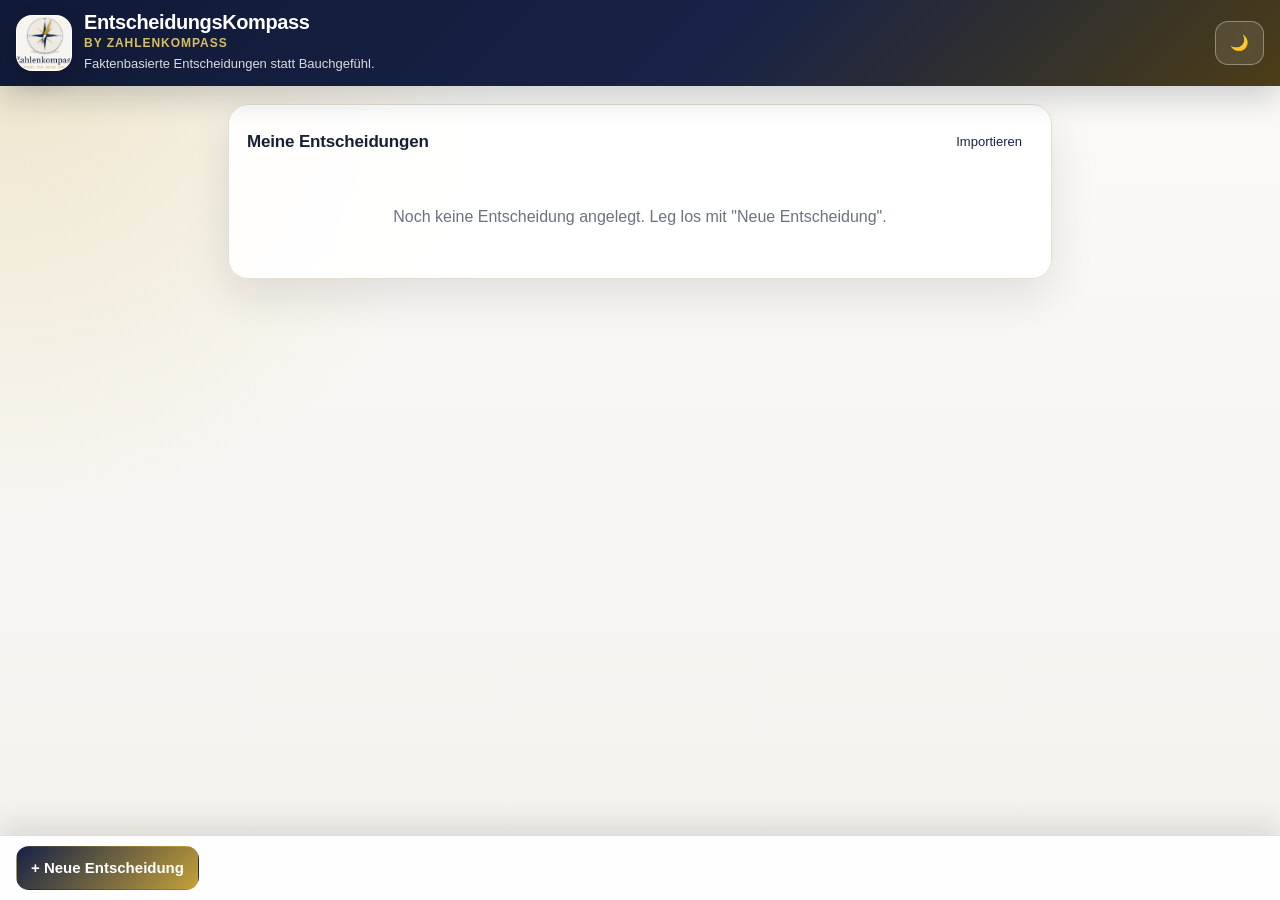
<file: entscheidungshelfer/index.html>
<!doctype html>
<html lang="de">
<head>
<meta charset="utf-8">
<meta name="viewport" content="width=device-width,initial-scale=1,viewport-fit=cover">
<title>EntscheidungsKompass by ZahlenKompass</title>
<meta name="theme-color" content="#075985">
<meta name="description" content="EntscheidungsKompass by ZahlenKompass: Faktenbasierte Entscheidungen statt Bauchgefühl.">
<link rel="manifest" href="./manifest.json">
<link rel="icon" href="./icons/icon.svg" type="image/svg+xml">
<link rel="apple-touch-icon" href="./icons/icon.svg">
<style>
  :root{
    --bg:#f4f2ed; --bg-soft:#fbfaf7; --card-bg:rgba(255,255,255,.92); --border:#e3ded2;
    --text:#172033; --muted:#6b7280; --accent:#162246; --accent-dark:#0f172f; --accent-soft:#eef1f8;
    --gold:#c4a13a; --gold-soft:#efe3b3; --gold-glow:rgba(196,161,58,.25);
    --green:#16a34a; --yellow:#ca8a04; --orange:#ea580c; --red:#dc2626;
    --shadow:0 18px 45px rgba(15,23,42,.10); --shadow-soft:0 8px 24px rgba(15,23,42,.08);
    --focus:0 0 0 4px rgba(196,161,58,.22);
  }
  [data-theme="dark"]{
    --bg:#0b1020; --bg-soft:#12182a; --card-bg:rgba(18,24,42,.92); --border:#2a3348;
    --text:#edf2f7; --muted:#a7b0c0; --accent:#d7bd63; --accent-dark:#c4a13a; --accent-soft:#1c263d;
    --gold:#d7bd63; --gold-soft:#3b3219; --gold-glow:rgba(215,189,99,.22);
    --shadow:0 18px 45px rgba(0,0,0,.32); --shadow-soft:0 8px 24px rgba(0,0,0,.24);
    --focus:0 0 0 4px rgba(215,189,99,.24);
  }
  *{box-sizing:border-box;}
  html,body{margin:0;padding:0;min-width:0;}
  html{-webkit-text-size-adjust:100%;text-size-adjust:100%;}
  body{
    font-family:-apple-system,BlinkMacSystemFont,"Segoe UI",Roboto,Helvetica,Arial,sans-serif;
    background:
      radial-gradient(circle at top left,var(--gold-glow),transparent 32rem),
      linear-gradient(180deg,var(--bg-soft),var(--bg));
    color:var(--text); font-size:16px; line-height:1.45;
    padding-bottom:calc(112px + env(safe-area-inset-bottom)); overflow-x:hidden; min-height:100vh;
  }
  .wrap{max-width:860px;margin:0 auto;padding:18px;width:100%;}
  header.appHeader{
    position:sticky; top:0; z-index:6; color:#fff;
    background:linear-gradient(135deg,#101936 0%,#172246 56%,#4b3d17 100%);
    padding:calc(12px + env(safe-area-inset-top)) 16px 12px;
    display:flex;align-items:center;justify-content:space-between;gap:12px;flex-wrap:wrap;
    box-shadow:0 12px 30px rgba(15,23,42,.18);
  }
  .brand{display:flex;align-items:center;gap:12px;min-width:0;}
  .brandLogo{width:56px;height:56px;border-radius:16px;object-fit:cover;background:#fff;box-shadow:0 8px 22px rgba(0,0,0,.20);border:1px solid rgba(255,255,255,.55);}
  .brandText{display:flex;flex-direction:column;min-width:0;}
  .brandTitle{font-size:20px;font-weight:800;letter-spacing:-.02em;line-height:1.05;overflow-wrap:anywhere;}
  .brandByline{font-size:12px;color:#d7bd63;font-weight:700;letter-spacing:.08em;text-transform:uppercase;margin-top:2px;}
  .brandSubtext{font-size:13px;color:rgba(255,255,255,.84);margin-top:3px;overflow-wrap:anywhere;}
  .headerActions{display:flex;align-items:center;gap:8px;margin-left:auto;}
  header.appHeader button{background:rgba(255,255,255,.10);border:1px solid rgba(255,255,255,.35);color:#fff;backdrop-filter:blur(10px);}
  h2{font-size:17px;margin:0 0 12px;font-weight:780;letter-spacing:-.01em;color:var(--text);}
  .card{background:var(--card-bg);border:1px solid var(--border);border-radius:20px;padding:18px;margin-bottom:16px;box-shadow:var(--shadow);backdrop-filter:blur(14px);}
  .muted{color:var(--muted);font-size:13px;}
  .row{display:flex;align-items:center;gap:10px;min-width:0;}
  .rowBetween{display:flex;align-items:center;justify-content:space-between;gap:10px;min-width:0;flex-wrap:wrap;}
  .stack{display:flex;flex-direction:column;gap:10px;}
  button,.btn{font:inherit;cursor:pointer;border:1px solid var(--border);background:var(--card-bg);color:var(--text);border-radius:13px;padding:10px 14px;font-size:15px;min-height:44px;touch-action:manipulation;transition:transform .15s ease,box-shadow .15s ease,background .15s ease,border-color .15s ease;}
  button:hover{box-shadow:var(--shadow-soft);transform:translateY(-1px);}
  button:active{transform:translateY(0);}
  button.primary{background:linear-gradient(135deg,var(--accent),var(--gold));color:#fff;border-color:transparent;font-weight:700;}
  button.ghost{background:transparent;border-color:transparent;color:var(--accent);padding:6px 8px;box-shadow:none;}
  button.danger{color:var(--red);border-color:rgba(220,38,38,.35);background:var(--card-bg);}
  button.small{padding:6px 10px;font-size:13px;min-height:38px;}
  button:disabled{opacity:.45;cursor:default;box-shadow:none;transform:none;}
  input[type=text],input[type=number]{font:inherit;font-size:16px;padding:12px 13px;border:1px solid var(--border);border-radius:14px;width:100%;background:var(--card-bg);color:var(--text);outline:none;transition:border-color .15s ease,box-shadow .15s ease,background .15s ease;}
  input:focus{border-color:var(--gold);box-shadow:var(--focus);}
  input[type=range]{height:42px;min-width:0;accent-color:var(--gold);touch-action:pan-y;}
  input[type=checkbox]{width:20px;height:20px;accent-color:var(--gold);}
  .hidden{display:none!important;}
  .decisionItem{display:flex;align-items:center;justify-content:space-between;gap:10px;padding:14px;border:1px solid var(--border);border-radius:16px;margin-bottom:8px;cursor:pointer;background:var(--card-bg);min-width:0;transition:transform .15s ease,box-shadow .15s ease,border-color .15s ease;}
  .decisionItem:hover{box-shadow:var(--shadow-soft);transform:translateY(-1px);border-color:rgba(196,161,58,.55);}
  .decisionItem:active{background:var(--accent-soft);}
  .decisionItem .name{font-weight:720;overflow-wrap:anywhere;}
  .decisionItem .meta{font-size:12px;color:var(--muted);margin-top:2px;}
  .listRow{display:flex;align-items:center;gap:8px;padding:8px 0;border-bottom:1px solid var(--border);min-width:0;}
  .listRow:last-child{border-bottom:none;}
  .listRow input[type=text]{flex:1;}
  .criterionRow{display:flex;flex-direction:column;gap:8px;padding:10px 0;border-bottom:1px solid var(--border);}
  .criterionRow:last-child{border-bottom:none;}
  .critNameLine{display:flex;align-items:center;gap:8px;min-width:0;}
  .critNameLine input[type=text]{flex:1;}
  .critMetaLine{display:flex;align-items:center;justify-content:flex-end;gap:8px;flex-wrap:wrap;min-width:0;}
  .weightSlider{display:flex;align-items:center;gap:8px;flex:1 1 180px;min-width:150px;}
  .weightSlider input{width:100%;}
  .weightSlider .val{width:20px;text-align:center;font-variant-numeric:tabular-nums;font-weight:700;color:var(--gold);}
  .invertLabel{display:none!important;}
  .rateGrid{display:flex;flex-direction:column;gap:14px;}
  .rateHeader{display:none;}
  .optionBlock{border:1px solid var(--border);border-radius:16px;padding:14px;background:var(--card-bg);box-shadow:var(--shadow-soft);}
  .optionBlock h3{margin:0 0 10px;font-size:15px;overflow-wrap:anywhere;}
  .critRow{display:flex;flex-direction:column;align-items:stretch;gap:6px;padding:8px 0;min-width:0;}
  .critRow label{flex:none;width:100%;font-size:14px;color:var(--muted);overflow-wrap:anywhere;}
  .critRow .rateCell{display:flex;align-items:center;gap:10px;flex:1;width:100%;min-width:0;}
  .critRow input[type=range]{flex:1;min-width:0;}
  .critRow .val{width:26px;text-align:right;font-variant-numeric:tabular-nums;font-size:14px;font-weight:700;color:var(--gold);}
  @media (min-width:700px){
    .rateGrid{display:grid;grid-template-columns:160px repeat(var(--crit-count,1),1fr);align-items:center;column-gap:12px;row-gap:2px;}
    .rateHeader{display:contents;}
    .rateHeader>div{font-size:12px;color:var(--muted);font-weight:700;padding-bottom:6px;}
    .optionBlock{display:contents;box-shadow:none;}
    .optionBlock h3{font-size:14px;padding:8px 0;}
    .critRow{display:contents;}
    .critRow label{display:none;}
    .critRow .val{justify-self:start;}
  }
  .rankItem{border:1px solid var(--border);border-radius:16px;padding:14px;margin-bottom:10px;background:var(--card-bg);box-shadow:var(--shadow-soft);}
  .rankItem:first-child{border-color:var(--gold);box-shadow:0 12px 32px var(--gold-glow);}
  .rankTop{display:flex;align-items:center;gap:10px;}
  .rankPos{font-weight:850;color:var(--gold);width:24px;}
  .rankName{font-weight:780;flex:1;min-width:0;overflow-wrap:anywhere;}
  .dot{width:12px;height:12px;border-radius:50%;flex:0 0 auto;}
  .dot.green{background:var(--green);} .dot.yellow{background:var(--yellow);} .dot.orange{background:var(--orange);} .dot.red{background:var(--red);}
  .scoreBox{font-weight:850;font-size:15px;}
  .barBg{background:rgba(100,116,139,.20);border-radius:999px;height:10px;margin-top:8px;overflow:hidden;}
  .barFill{height:100%;border-radius:999px;background:linear-gradient(90deg,var(--accent),var(--gold));}
  details.breakdown{margin-top:10px;}
  details.breakdown summary{cursor:pointer;font-size:13px;color:var(--accent);font-weight:700;}
  .breakdownRow{display:flex;justify-content:space-between;gap:12px;font-size:13px;padding:4px 0;color:var(--muted);}
  .breakdownRow span:first-child{min-width:0;overflow-wrap:anywhere;}
  .breakdownRow span:last-child{flex:0 0 auto;text-align:right;}
  .actionBar{position:fixed;left:0;right:0;bottom:0;background:var(--card-bg);border-top:1px solid var(--border);padding:10px 16px calc(10px + env(safe-area-inset-bottom));display:flex;gap:10px;justify-content:space-between;z-index:7;flex-wrap:wrap;box-shadow:0 -10px 30px rgba(15,23,42,.12);backdrop-filter:blur(16px);}
  .actionBar button{flex:0 1 auto;}
  .actionBar .spacer{flex:1;}
  .emptyState{text-align:center;color:var(--muted);padding:32px 16px;}
  @media (max-width:699px){.rateGrid{gap:12px;}.optionBlock{padding:12px;}.rateHeader{display:none;}.rankTop{align-items:flex-start;}.scoreBox{flex:0 0 auto;}}
  @media (max-width:520px){
    body{padding-bottom:calc(148px + env(safe-area-inset-bottom));}
    .wrap{padding:10px;}
    .card{padding:12px;border-radius:15px;margin-bottom:10px;}
    header.appHeader{padding-left:12px;padding-right:12px;align-items:flex-start;}
    .brand{gap:10px;flex:1 1 100%;}
    .brandLogo{width:48px;height:48px;border-radius:14px;}
    .brandTitle{font-size:18px;}
    .brandByline{font-size:11px;}
    .brandSubtext{font-size:12px;}
    .headerActions{width:100%;justify-content:flex-end;}
    h2{font-size:15px;}
    .decisionItem{flex-direction:column;align-items:stretch;}
    .decisionItem .delBtn{align-self:flex-end;}
    .listRow{align-items:flex-start;}
    .critNameLine{align-items:flex-start;}
    .critNameLine .delBtn,.listRow .delBtn{flex:0 0 auto;}
    .critMetaLine{align-items:stretch;}
    .weightSlider{flex-basis:100%;}
    .actionBar{padding-left:10px;padding-right:10px;}
    .actionBar .spacer{display:none;}
    .actionBar button{flex:1 1 calc(50% - 8px);padding-left:10px;padding-right:10px;}
    #actionBarList button{flex-basis:100%;}
    .rankTop{flex-wrap:wrap;}
    .rankPos{width:auto;}
    .breakdownRow{flex-direction:column;gap:0;}
    .breakdownRow span:last-child{text-align:left;}
  }
  @media (max-width:360px){.actionBar button{flex-basis:100%;}body{padding-bottom:calc(192px + env(safe-area-inset-bottom));}}
</style>
</head>
<body>

<header class="appHeader">
  <div class="brand">
    <img class="brandLogo" alt="ZahlenKompass Logo" src="[data-uri]">
    <div class="brandText">
      <div class="brandTitle">EntscheidungsKompass</div>
      <div class="brandByline">by ZahlenKompass</div>
      <div class="brandSubtext">Faktenbasierte Entscheidungen statt Bauchgefühl.</div>
    </div>
  </div>
  <div class="headerActions">
    <button id="btnTheme" type="button" title="Dark Mode aktivieren" aria-label="Dark Mode aktivieren">🌙</button>
    <button id="btnHome" class="hidden">Übersicht</button>
  </div>
</header>

<div class="wrap">

  <!-- VIEW: Liste -->
  <section id="view-list">
    <div class="card">
      <div class="rowBetween">
        <h2 style="margin:0">Meine Entscheidungen</h2>
        <button class="ghost small" id="btnImport">Importieren</button>
      </div>
      <input type="file" id="fileImport" accept="application/json" class="hidden">
      <div id="decisionList" class="stack" style="margin-top:12px"></div>
      <div id="emptyState" class="emptyState hidden">Noch keine Entscheidung angelegt. Leg los mit "Neue Entscheidung".</div>
    </div>
  </section>

  <!-- VIEW: Setup -->
  <section id="view-setup" class="hidden">
    <div class="card">
      <input type="text" id="decisionName" placeholder="Name der Entscheidung, z.B. Jobwahl">
    </div>

    <div class="card">
      <div class="rowBetween">
        <h2>Nach welchen Kriterien möchtest du die Entscheidung bewerten?</h2>
        <button class="ghost small" id="btnAddCriterion">+ Kriterium</button>
      </div>
      <div id="criteriaList" class="stack"></div>
      <p class="muted" style="margin-top:8px">Gewichtung 1 (wenig wichtig) bis 5 (sehr wichtig). Je höher die Bewertung, desto besser passt die Option zu diesem Kriterium.</p>
    </div>

    <div class="card">
      <div class="rowBetween">
        <h2>Was sind die möglichen Optionen?</h2>
        <button class="ghost small" id="btnAddOption">+ Option</button>
      </div>
      <div id="optionsList" class="stack"></div>
    </div>
  </section>

  <!-- VIEW: Bewertung -->
  <section id="view-rate" class="hidden">
    <div class="card">
      <h2 id="rateTitle">Bewertung</h2>
      <p class="muted">Bewerte jede Option pro Kriterium von 0 (schlecht) bis 10 (sehr gut).</p>
      <div class="rateGrid" id="rateGrid"></div>
    </div>
  </section>

  <!-- VIEW: Ergebnis -->
  <section id="view-result" class="hidden">
    <div class="card">
      <h2 id="resultTitle">Ergebnis</h2>
      <div id="rankList"></div>
    </div>
    <div class="card">
      <button class="small" id="btnExport">Als JSON exportieren</button>
      <button class="small danger" id="btnDeleteDecision">Entscheidung löschen</button>
    </div>
  </section>

</div>

<div class="actionBar" id="actionBarList">
  <button class="primary" id="btnNewDecision">+ Neue Entscheidung</button>
</div>

<div class="actionBar hidden" id="actionBarSetup">
  <button id="btnSetupBack">Zurück</button>
  <span class="spacer"></span>
  <button class="primary" id="btnSetupNext">Weiter zur Bewertung</button>
</div>

<div class="actionBar hidden" id="actionBarRate">
  <button id="btnRateBack">Zurück</button>
  <span class="spacer"></span>
  <button class="primary" id="btnRateNext">Ergebnis anzeigen</button>
</div>

<div class="actionBar hidden" id="actionBarResult">
  <button id="btnResultBack">Werte anpassen</button>
  <span class="spacer"></span>
  <button class="primary" id="btnResultHome">Zur Übersicht</button>
</div>

<script>
(function(){
  'use strict';

  var THEME_KEY = 'entscheidungshelfer:v1:theme';
  function safeLocalGet(key){ try { return localStorage.getItem(key); } catch(e){ return null; } }
  function safeLocalSet(key, value){ try { localStorage.setItem(key, value); } catch(e){} }
  function applyTheme(theme){
    var useDark = theme === 'dark';
    document.documentElement.setAttribute('data-theme', useDark ? 'dark' : 'light');
    var themeMeta = document.querySelector('meta[name="theme-color"]');
    if(themeMeta) themeMeta.setAttribute('content', useDark ? '#0b1020' : '#162246');
    var btn = document.getElementById('btnTheme');
    if(btn){
      btn.textContent = useDark ? '☀️' : '🌙';
      btn.title = useDark ? 'Light Mode aktivieren' : 'Dark Mode aktivieren';
      btn.setAttribute('aria-label', btn.title);
    }
  }
  function initTheme(){
    var saved = safeLocalGet(THEME_KEY);
    var prefersDark = false;
    try { prefersDark = window.matchMedia && window.matchMedia('(prefers-color-scheme: dark)').matches; } catch(e){}
    applyTheme(saved || (prefersDark ? 'dark' : 'light'));
  }

  var STORAGE_KEY = 'entscheidungshelfer:v1:decisions';
  var state = { decisions: [], currentId: null };
  var saveTimer = null;

  function uid(prefix){
    return prefix + '_' + Date.now().toString(36) + Math.random().toString(36).slice(2,7);
  }

  function load(){
    try {
      var raw = localStorage.getItem(STORAGE_KEY);
      state.decisions = raw ? JSON.parse(raw) : [];
    } catch(e){
      state.decisions = [];
    }
  }

  function saveAllNow(){
    localStorage.setItem(STORAGE_KEY, JSON.stringify(state.decisions));
  }

  function saveAll(debounced){
    if(!debounced){ saveAllNow(); return; }
    clearTimeout(saveTimer);
    saveTimer = setTimeout(saveAllNow, 300);
  }

  function getCurrent(){
    return state.decisions.find(function(d){ return d.id === state.currentId; });
  }

  function newDecision(){
    return {
      id: uid('d'),
      name: 'Neue Entscheidung',
      createdAt: new Date().toISOString(),
      updatedAt: new Date().toISOString(),
      criteria: [],
      options: [],
      scores: {},
      notes: ''
    };
  }

  function computeRanking(decision){
    var totalWeight = decision.criteria.reduce(function(s,c){ return s + Number(c.weight||0); }, 0) || 1;
    return decision.options.map(function(opt){
      var raw = decision.scores[opt.id] || {};
      var breakdown = decision.criteria.map(function(c){
        var v = Number(raw[c.id]);
        if(isNaN(v)) v = 0;
        var contribution = v * Number(c.weight||0);
        return { criterionId: c.id, name: c.name, value: v, weight: c.weight, contribution: contribution };
      });
      var weightedSum = breakdown.reduce(function(s,b){ return s + b.contribution; }, 0);
      var score = Math.round((weightedSum / totalWeight) * 10);
      return { id: opt.id, name: opt.name, score: score, breakdown: breakdown };
    }).sort(function(a,b){ return b.score - a.score; });
  }

  function scoreClass(score){
    if(score >= 75) return 'green';
    if(score >= 55) return 'yellow';
    if(score >= 35) return 'orange';
    return 'red';
  }

  /* ---------- Views ---------- */

  var views = ['list','setup','rate','result'];
  var actionBars = { list:'actionBarList', setup:'actionBarSetup', rate:'actionBarRate', result:'actionBarResult' };

  function setView(name){
    views.forEach(function(v){
      document.getElementById('view-' + v).classList.toggle('hidden', v !== name);
      document.getElementById(actionBars[v]).classList.toggle('hidden', v !== name);
    });
    document.getElementById('btnHome').classList.toggle('hidden', name === 'list');
    if(name === 'list') renderList();
    if(name === 'setup') renderSetup();
    if(name === 'rate') renderRate();
    if(name === 'result') renderResult();
  }

  /* ---------- Liste ---------- */

  function renderList(){
    var listEl = document.getElementById('decisionList');
    var emptyEl = document.getElementById('emptyState');
    listEl.innerHTML = '';
    if(state.decisions.length === 0){
      emptyEl.classList.remove('hidden');
      return;
    }
    emptyEl.classList.add('hidden');
    var sorted = state.decisions.slice().sort(function(a,b){ return new Date(b.updatedAt) - new Date(a.updatedAt); });
    sorted.forEach(function(d){
      var el = document.createElement('div');
      el.className = 'decisionItem';
      var topText = '';
      if(d.options.length && d.criteria.length){
        var ranking = computeRanking(d);
        if(ranking.length) topText = 'Top: ' + ranking[0].name + ' (' + ranking[0].score + ')';
      }
      var date = new Date(d.updatedAt).toLocaleDateString('de-DE');
      el.innerHTML =
        '<div>' +
          '<div class="name"></div>' +
          '<div class="meta"></div>' +
        '</div>' +
        '<button class="ghost small delBtn">Löschen</button>';
      el.querySelector('.name').textContent = d.name || 'Ohne Namen';
      el.querySelector('.meta').textContent = date + (topText ? ' · ' + topText : '');
      el.addEventListener('click', function(e){
        if(e.target.closest('.delBtn')) return;
        state.currentId = d.id;
        setView('setup');
      });
      el.querySelector('.delBtn').addEventListener('click', function(e){
        e.stopPropagation();
        if(confirm('Diese Entscheidung wirklich löschen?')){
          state.decisions = state.decisions.filter(function(x){ return x.id !== d.id; });
          saveAll();
          renderList();
        }
      });
      listEl.appendChild(el);
    });
  }

  document.getElementById('btnNewDecision').addEventListener('click', function(){
    var d = newDecision();
    state.decisions.push(d);
    state.currentId = d.id;
    saveAll();
    setView('setup');
  });

  document.getElementById('btnHome').addEventListener('click', function(){
    setView('list');
  });

  /* Export / Import */

  document.getElementById('btnImport').addEventListener('click', function(){
    document.getElementById('fileImport').click();
  });

  document.getElementById('fileImport').addEventListener('change', function(e){
    var file = e.target.files[0];
    if(!file) return;
    var reader = new FileReader();
    reader.onload = function(){
      try {
        var imported = JSON.parse(reader.result);
        if(!Array.isArray(imported)) throw new Error('invalid');
        var validItems = imported.filter(function(d){ return d && typeof d.name === 'string' && Array.isArray(d.criteria) && Array.isArray(d.options); });
        if(validItems.length === 0) throw new Error('empty');
        var replace = confirm('OK = bestehende Entscheidungen ersetzen. Abbrechen = zu bestehenden hinzufügen.');
        if(replace){
          state.decisions = validItems;
        } else {
          validItems.forEach(function(d){ d.id = uid('d'); state.decisions.push(d); });
        }
        saveAll();
        renderList();
      } catch(err){
        alert('Datei konnte nicht gelesen werden. Bitte eine gültige Export-Datei wählen.');
      }
      e.target.value = '';
    };
    reader.readAsText(file);
  });

  document.getElementById('btnExport').addEventListener('click', function(){
    var d = getCurrent();
    var data = d ? [d] : state.decisions;
    var blob = new Blob([JSON.stringify(data, null, 2)], { type: 'application/json' });
    var url = URL.createObjectURL(blob);
    var a = document.createElement('a');
    a.href = url;
    a.download = 'entscheidungshelfer-export.json';
    document.body.appendChild(a);
    a.click();
    document.body.removeChild(a);
    URL.revokeObjectURL(url);
  });

  /* ---------- Setup ---------- */

  function renderSetup(){
    var d = getCurrent();
    if(!d) return setView('list');

    var nameInput = document.getElementById('decisionName');
    nameInput.value = d.name;
    nameInput.oninput = function(){
      d.name = nameInput.value;
      d.updatedAt = new Date().toISOString();
      saveAll(true);
    };

    renderCriteriaList(d);
    renderOptionsList(d);

    document.getElementById('btnSetupNext').disabled = !(d.criteria.length && d.options.length);
  }

  function renderCriteriaList(d){
    var el = document.getElementById('criteriaList');
    el.innerHTML = '';
    d.criteria.forEach(function(c){
      var row = document.createElement('div');
      row.className = 'criterionRow';
      row.innerHTML =
        '<div class="critNameLine">' +
          '<input type="text" class="cName" placeholder="Kriterium, z.B. Gehalt">' +
          '<button class="ghost small delBtn">✕</button>' +
        '</div>' +
        '<div class="critMetaLine">' +
          '<div class="weightSlider"><input type="range" min="1" max="5" step="1" class="cWeight"><span class="val cWeightVal"></span></div>' +
        '</div>';
      row.querySelector('.cName').value = c.name;
      row.querySelector('.cWeight').value = c.weight;
      row.querySelector('.cWeightVal').textContent = c.weight;

      row.querySelector('.cName').addEventListener('input', function(e){
        c.name = e.target.value;
        d.updatedAt = new Date().toISOString();
        saveAll(true);
      });
      row.querySelector('.cWeight').addEventListener('input', function(e){
        c.weight = Number(e.target.value);
        row.querySelector('.cWeightVal').textContent = c.weight;
        d.updatedAt = new Date().toISOString();
        saveAll(true);
      });
      row.querySelector('.delBtn').addEventListener('click', function(){
        d.criteria = d.criteria.filter(function(x){ return x.id !== c.id; });
        d.options.forEach(function(o){ if(d.scores[o.id]) delete d.scores[o.id][c.id]; });
        saveAll();
        renderSetup();
      });
      el.appendChild(row);
    });
  }

  function renderOptionsList(d){
    var el = document.getElementById('optionsList');
    el.innerHTML = '';
    d.options.forEach(function(o){
      var row = document.createElement('div');
      row.className = 'listRow';
      row.innerHTML =
        '<input type="text" class="oName" placeholder="Option, z.B. Angebot A">' +
        '<button class="ghost small delBtn">✕</button>';
      row.querySelector('.oName').value = o.name;
      row.querySelector('.oName').addEventListener('input', function(e){
        o.name = e.target.value;
        d.updatedAt = new Date().toISOString();
        saveAll(true);
      });
      row.querySelector('.delBtn').addEventListener('click', function(){
        d.options = d.options.filter(function(x){ return x.id !== o.id; });
        delete d.scores[o.id];
        saveAll();
        renderSetup();
      });
      el.appendChild(row);
    });
  }

  document.getElementById('btnAddCriterion').addEventListener('click', function(){
    var d = getCurrent();
    if(!d) return;
    d.criteria.push({ id: uid('c'), name: '', weight: 3 });
    saveAll();
    renderSetup();
  });

  document.getElementById('btnAddOption').addEventListener('click', function(){
    var d = getCurrent();
    if(!d) return;
    d.options.push({ id: uid('o'), name: '' });
    saveAll();
    renderSetup();
  });

  document.getElementById('btnSetupBack').addEventListener('click', function(){
    setView('list');
  });

  document.getElementById('btnSetupNext').addEventListener('click', function(){
    var d = getCurrent();
    if(!d || !d.criteria.length || !d.options.length) return;
    setView('rate');
  });

  /* ---------- Bewertung ---------- */

  function renderRate(){
    var d = getCurrent();
    if(!d) return setView('list');
    document.getElementById('rateTitle').textContent = 'Bewertung: ' + (d.name || 'Ohne Namen');

    var grid = document.getElementById('rateGrid');
    grid.style.setProperty('--crit-count', d.criteria.length || 1);
    grid.innerHTML = '';

    var header = document.createElement('div');
    header.className = 'rateHeader';
    var headerFiller = document.createElement('div');
    header.appendChild(headerFiller);
    d.criteria.forEach(function(c){
      var cell = document.createElement('div');
      cell.textContent = c.name || '–';
      header.appendChild(cell);
    });
    grid.appendChild(header);

    d.options.forEach(function(o){
      if(!d.scores[o.id]) d.scores[o.id] = {};
      var block = document.createElement('div');
      block.className = 'optionBlock';
      var h3 = document.createElement('h3');
      h3.textContent = o.name || 'Ohne Namen';
      block.appendChild(h3);

      d.criteria.forEach(function(c){
        var row = document.createElement('div');
        row.className = 'critRow';
        var label = document.createElement('label');
        label.textContent = c.name || '–';
        var range = document.createElement('input');
        range.type = 'range'; range.min = 0; range.max = 10; range.step = 1;
        range.value = d.scores[o.id][c.id] != null ? d.scores[o.id][c.id] : 5;
        var val = document.createElement('span');
        val.className = 'val';
        val.textContent = range.value;
        range.addEventListener('input', function(){
          d.scores[o.id][c.id] = Number(range.value);
          val.textContent = range.value;
          d.updatedAt = new Date().toISOString();
          saveAll(true);
        });
        var cell = document.createElement('div');
        cell.className = 'rateCell';
        cell.appendChild(range); cell.appendChild(val);
        row.appendChild(label); row.appendChild(cell);
        block.appendChild(row);
      });
      grid.appendChild(block);
    });
  }

  document.getElementById('btnRateBack').addEventListener('click', function(){
    setView('setup');
  });

  document.getElementById('btnRateNext').addEventListener('click', function(){
    saveAll();
    setView('result');
  });

  /* ---------- Ergebnis ---------- */

  function renderResult(){
    var d = getCurrent();
    if(!d) return setView('list');
    document.getElementById('resultTitle').textContent = 'Ergebnis: ' + (d.name || 'Ohne Namen');

    var ranking = computeRanking(d);
    var listEl = document.getElementById('rankList');
    listEl.innerHTML = '';

    ranking.forEach(function(r, i){
      var item = document.createElement('div');
      item.className = 'rankItem';
      var cls = scoreClass(r.score);

      var top = document.createElement('div');
      top.className = 'rankTop';
      top.innerHTML =
        '<span class="rankPos">#' + (i+1) + '</span>' +
        '<span class="dot ' + cls + '"></span>' +
        '<span class="rankName"></span>' +
        '<span class="scoreBox">' + r.score + '</span>';
      top.querySelector('.rankName').textContent = r.name || 'Ohne Namen';
      item.appendChild(top);

      var barBg = document.createElement('div');
      barBg.className = 'barBg';
      var barFill = document.createElement('div');
      barFill.className = 'barFill';
      barFill.style.width = Math.max(0, Math.min(100, r.score)) + '%';
      barBg.appendChild(barFill);
      item.appendChild(barBg);

      var details = document.createElement('details');
      details.className = 'breakdown';
      var summary = document.createElement('summary');
      summary.textContent = 'Warum dieser Rang?';
      details.appendChild(summary);
      r.breakdown.forEach(function(b){
        var row = document.createElement('div');
        row.className = 'breakdownRow';
        row.innerHTML = '<span></span><span>' + b.value + ' × Gewicht ' + b.weight + ' = ' + Math.round(b.contribution) + '</span>';
        row.querySelector('span').textContent = b.name || '–';
        details.appendChild(row);
      });
      item.appendChild(details);

      listEl.appendChild(item);
    });
  }

  document.getElementById('btnResultBack').addEventListener('click', function(){
    setView('rate');
  });

  document.getElementById('btnResultHome').addEventListener('click', function(){
    setView('list');
  });

  document.getElementById('btnDeleteDecision').addEventListener('click', function(){
    var d = getCurrent();
    if(!d) return;
    if(confirm('Diese Entscheidung wirklich löschen?')){
      state.decisions = state.decisions.filter(function(x){ return x.id !== d.id; });
      saveAll();
      setView('list');
    }
  });

  /* ---------- Theme ---------- */
  var themeButton = document.getElementById('btnTheme');
  if(themeButton){
    themeButton.addEventListener('click', function(e){
      e.preventDefault();
      e.stopPropagation();
      var isDark = document.documentElement.getAttribute('data-theme') === 'dark';
      var next = isDark ? 'light' : 'dark';
      safeLocalSet(THEME_KEY, next);
      applyTheme(next);
    });
  }

  /* ---------- Init ---------- */
  initTheme();
  load();
  setView('list');

  if('serviceWorker' in navigator){
    window.addEventListener('load', function(){
      navigator.serviceWorker.register('./sw.js').catch(function(){});
    });
  }
})();
</script>
</body>
</html>
</file>
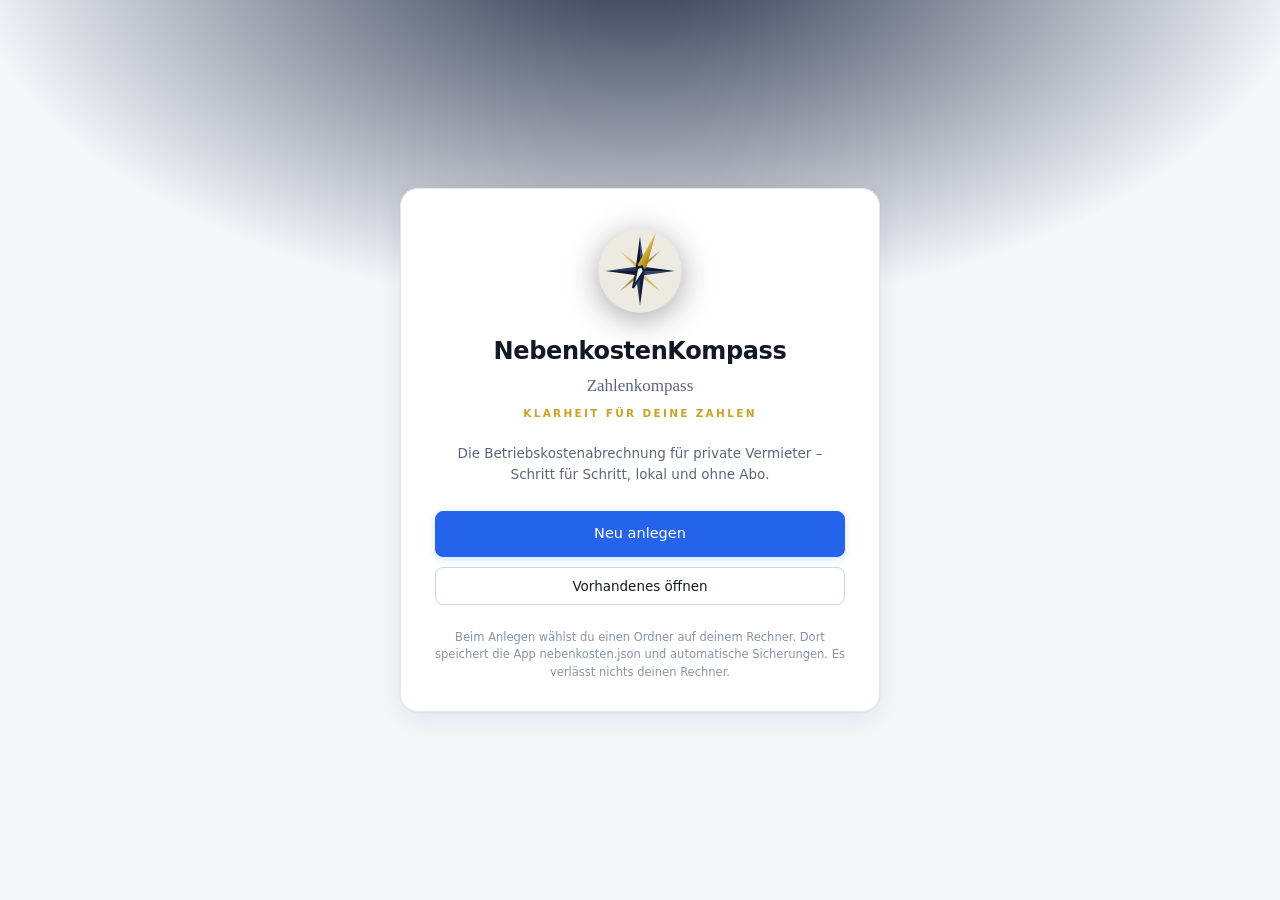
<file: nebenkostenkompass/index.html>
<!DOCTYPE html>
<html lang="de" data-theme="dark">
<head>
<meta charset="utf-8">
<meta name="viewport" content="width=device-width, initial-scale=1">
<title>NebenkostenKompass</title>
<link rel="stylesheet" href="css/app.css">
<link rel="icon" href="data:image/svg+xml,<svg xmlns='http://www.w3.org/2000/svg' viewBox='-130 -130 260 260'><circle r='125' fill='%2314213D'/><polygon points='0,-104 20,-14 0,-2 -20,-14' fill='%23C9A227'/><polygon points='0,96 16,-2 0,-14 -16,-2' fill='%23F7F5F0'/><circle r='13' fill='%231B2B4A'/></svg>">
</head>
<body>

<!-- Kompass einmal definiert, per <use> an beiden Stellen eingesetzt -->
<svg width="0" height="0" style="position:absolute" aria-hidden="true" focusable="false">
  <defs>
    <linearGradient id="zkBlau" x1="0%" y1="0%" x2="100%" y2="100%">
      <stop offset="0%" stop-color="#3A4F78"/><stop offset="100%" stop-color="#1B2B4A"/>
    </linearGradient>
    <linearGradient id="zkDunkel" x1="0%" y1="0%" x2="100%" y2="100%">
      <stop offset="0%" stop-color="#14213D"/><stop offset="100%" stop-color="#0A1226"/>
    </linearGradient>
    <linearGradient id="zkGold" x1="0%" y1="0%" x2="100%" y2="100%">
      <stop offset="0%" stop-color="#E4C567"/><stop offset="100%" stop-color="#B98F1E"/>
    </linearGradient>
    <linearGradient id="zkNadel" x1="0%" y1="0%" x2="100%" y2="100%">
      <stop offset="0%" stop-color="#F0D98C"/><stop offset="55%" stop-color="#C9A227"/>
      <stop offset="100%" stop-color="#9C7A15"/>
    </linearGradient>
    <symbol id="zkKompass" viewBox="-130 -130 260 260">
      <circle cx="0" cy="0" r="118" fill="#EDEAE1"/>
      <g opacity="0.8">
        <polygon points="0,0 58,-58 8,-8" fill="url(#zkGold)"/>
        <polygon points="0,0 58,-58 -8,-8" fill="#8F6E17"/>
        <polygon points="0,0 58,58 8,8" fill="#8F6E17"/>
        <polygon points="0,0 58,58 -8,8" fill="url(#zkGold)"/>
        <polygon points="0,0 -58,58 -8,8" fill="url(#zkGold)"/>
        <polygon points="0,0 -58,58 8,8" fill="#8F6E17"/>
        <polygon points="0,0 -58,-58 -8,-8" fill="#8F6E17"/>
        <polygon points="0,0 -58,-58 8,-8" fill="url(#zkGold)"/>
      </g>
      <polygon points="0,-98 12,-10 0,0" fill="url(#zkBlau)"/>
      <polygon points="0,-98 -12,-10 0,0" fill="url(#zkDunkel)"/>
      <polygon points="98,0 10,12 0,0" fill="url(#zkBlau)"/>
      <polygon points="98,0 10,-12 0,0" fill="url(#zkDunkel)"/>
      <polygon points="0,98 -12,10 0,0" fill="url(#zkBlau)"/>
      <polygon points="0,98 12,10 0,0" fill="url(#zkDunkel)"/>
      <polygon points="-98,0 -10,-12 0,0" fill="url(#zkBlau)"/>
      <polygon points="-98,0 -10,12 0,0" fill="url(#zkDunkel)"/>
      <circle cx="0" cy="0" r="10" fill="#1B2B4A"/>
      <circle cx="-3" cy="-3" r="4" fill="#4A5F8C"/>
      <g transform="rotate(22.5)">
        <polygon points="0,-118 13,-14 0,-4 -13,-14" fill="url(#zkNadel)"/>
        <polygon points="0,52 10,-4 0,-14 -10,-4" fill="#F7F5F0" stroke="#14213D" stroke-width="6"/>
      </g>
    </symbol>
  </defs>
</svg>

<div id="app" class="app" hidden>
  <aside class="sidebar">
    <div class="brand">
      <div class="brand-mark" title="Zahlenkompass">
        <svg role="img" aria-label="Zahlenkompass"><use href="#zkKompass"/></svg>
      </div>
      <div class="brand-text">
        <strong>NebenkostenKompass</strong>
        <span>Zahlenkompass</span>
      </div>
    </div>

    <nav id="nav" class="nav"></nav>

    <div class="sidebar-foot">
      <button id="themeToggle" class="icon-btn" title="Hell / Dunkel umschalten" type="button">
        <svg viewBox="0 0 24 24" width="16" height="16" fill="none" stroke="currentColor" stroke-width="2" stroke-linecap="round"><circle cx="12" cy="12" r="4"/><path d="M12 2v2M12 20v2M4.9 4.9l1.4 1.4M17.7 17.7l1.4 1.4M2 12h2M20 12h2M4.9 19.1l1.4-1.4M17.7 6.3l1.4-1.4"/></svg>
        <span>Ansicht</span>
      </button>
      <!-- Text wird beim Start aus den Daten gesetzt, siehe main.js -->
      <div class="version" id="version"></div>
    </div>
  </aside>

  <div class="main">
    <header class="topbar">
      <div class="topbar-left">
        <h1 id="viewTitle">Start</h1>
        <span id="datenName" class="pill"></span>
      </div>
      <div class="topbar-right">
        <!-- Umschalter der Kopfzeile: je Bedarf ergänzen, main.js füllt sie.
             <div id="modusA" class="seg seg-sm" title="…"></div> -->
        <div id="saveStatus" class="save-status" title="Speicherstatus">
          <span class="dot"></span><span class="label">Gespeichert</span>
        </div>
        <button id="btnFolder" class="btn btn-ghost" type="button" title="Speicherort anzeigen">
          <svg viewBox="0 0 24 24" width="15" height="15" fill="none" stroke="currentColor" stroke-width="2" stroke-linejoin="round"><path d="M3 7a2 2 0 0 1 2-2h4l2 2h8a2 2 0 0 1 2 2v8a2 2 0 0 1-2 2H5a2 2 0 0 1-2-2z"/></svg>
          <span id="folderName">Ordner</span>
        </button>
      </div>
    </header>

    <main id="view" class="view"></main>
  </div>
</div>

<div id="startup" class="startup">
  <div class="startup-card">
    <div class="startup-logo">
      <svg role="img" aria-label="Zahlenkompass"><use href="#zkKompass"/></svg>
    </div>
    <h1>NebenkostenKompass</h1>
    <div class="startup-marke">Zahlenkompass</div>
    <div class="startup-claim">Klarheit für deine Zahlen</div>
    <p class="startup-sub">Die Betriebskostenabrechnung für private Vermieter – Schritt für Schritt, lokal und ohne Abo.</p>
    <div id="startupBody" class="startup-body">
      <div class="spinner"></div>
    </div>
  </div>
</div>

<div id="toasts" class="toasts"></div>
<div id="modalRoot"></div>

<script type="module" src="js/main.js"></script>
</body>
</html>
</file>
<file: nebenkostenkompass/css/app.css>
/* ============================================================
   NebenkostenKompass – Design-System
   Geteilt von allen Zahlenkompass-Apps, damit sie gleich aussehen
   und sich gleich bedienen lassen.
   ============================================================ */

:root {
  --radius: 12px;
  --radius-sm: 8px;
  --radius-lg: 18px;
  --sidebar-w: 236px;
  --font: "Segoe UI Variable Display", "Segoe UI", system-ui, -apple-system, sans-serif;
  --mono: "Cascadia Mono", "Consolas", ui-monospace, monospace;
  --t: 160ms cubic-bezier(.4, 0, .2, 1);
}

/* --- Dunkel (Standard) --- */
:root, :root[data-theme="dark"] {
  --bg: #0e1117;
  --bg-elevated: #161b24;
  --surface: #1a202b;
  --surface-2: #212836;
  --sidebar-bg: #0b0e14;
  --border: #262e3d;
  --border-strong: #354054;
  --text: #e7ecf3;
  --text-dim: #97a3b6;
  --text-faint: #6b7789;
  --accent: #4c8dff;
  --accent-soft: rgba(76, 141, 255, .14);
  --accent-text: #ffffff;
  --pos: #34d399;
  --pos-soft: rgba(52, 211, 153, .13);
  --neg: #f87171;
  --neg-soft: rgba(248, 113, 113, .13);
  --warn: #fbbf24;
  --warn-soft: rgba(251, 191, 36, .13);
  --shadow: 0 1px 2px rgba(0, 0, 0, .4), 0 8px 24px rgba(0, 0, 0, .28);
  --shadow-sm: 0 1px 2px rgba(0, 0, 0, .35);
  color-scheme: dark;
}

/* --- Hell --- */
:root[data-theme="light"] {
  --bg: #f4f6fa;
  --bg-elevated: #ffffff;
  --surface: #ffffff;
  --surface-2: #f7f9fc;
  --sidebar-bg: #101623;
  --border: #e3e8f0;
  --border-strong: #cdd6e4;
  --text: #131924;
  --text-dim: #5b6779;
  --text-faint: #8794a7;
  --accent: #2563eb;
  --accent-soft: rgba(37, 99, 235, .09);
  --accent-text: #ffffff;
  --pos: #15803d;
  --pos-soft: rgba(21, 128, 61, .1);
  --neg: #dc2626;
  --neg-soft: rgba(220, 38, 38, .09);
  --warn: #b45309;
  --warn-soft: rgba(180, 83, 9, .1);
  --shadow: 0 1px 2px rgba(16, 24, 40, .05), 0 8px 24px rgba(16, 24, 40, .07);
  --shadow-sm: 0 1px 2px rgba(16, 24, 40, .06);
  color-scheme: light;
}

* { box-sizing: border-box; }

html, body { height: 100%; }

body {
  margin: 0;
  font-family: var(--font);
  font-size: 14px;
  line-height: 1.5;
  background: var(--bg);
  color: var(--text);
  -webkit-font-smoothing: antialiased;
}

h1, h2, h3, h4 { margin: 0; font-weight: 600; letter-spacing: -.01em; }

button, input, select, textarea { font: inherit; color: inherit; }

::-webkit-scrollbar { width: 10px; height: 10px; }
::-webkit-scrollbar-track { background: transparent; }
::-webkit-scrollbar-thumb { background: var(--border-strong); border-radius: 6px; border: 2px solid var(--bg); }
::-webkit-scrollbar-thumb:hover { background: var(--text-faint); }

/* ============================================================
   Layout
   ============================================================ */

.app { display: flex; height: 100vh; overflow: hidden; }
.app[hidden] { display: none; }

.sidebar {
  width: var(--sidebar-w);
  flex: 0 0 var(--sidebar-w);
  background: var(--sidebar-bg);
  border-right: 1px solid var(--border);
  display: flex;
  flex-direction: column;
  padding: 18px 12px 12px;
  color: #cdd6e4;
}

.brand { display: flex; align-items: center; gap: 11px; padding: 0 8px 20px; }
.brand-mark {
  width: 36px; height: 36px; flex: 0 0 36px;
  display: grid; place-items: center;
  filter: drop-shadow(0 2px 6px rgba(0, 0, 0, .45));
}
.brand-mark svg { width: 100%; height: 100%; display: block; }
.brand-text { display: flex; flex-direction: column; line-height: 1.25; }
.brand-text strong { font-size: 14px; color: #fff; font-weight: 600; }
.brand-text span { font-size: 11.5px; color: #7b8798; letter-spacing: .03em; }

.nav { display: flex; flex-direction: column; gap: 2px; flex: 1; overflow-y: auto; }
.nav-group { font-size: 10.5px; text-transform: uppercase; letter-spacing: .07em; color: #5d6a7d; padding: 14px 10px 6px; font-weight: 600; }

.nav-item {
  display: flex; align-items: center; gap: 10px;
  padding: 9px 10px;
  border-radius: var(--radius-sm);
  color: #aab6c8;
  text-decoration: none;
  font-size: 13.5px;
  border: none; background: none; width: 100%; text-align: left;
  cursor: pointer;
  transition: background var(--t), color var(--t);
}
.nav-item svg { flex: 0 0 17px; opacity: .8; }
.nav-item:hover { background: rgba(255, 255, 255, .05); color: #fff; }
.nav-item.active { background: rgba(76, 141, 255, .16); color: #fff; font-weight: 500; }
.nav-item.active svg { opacity: 1; color: var(--accent); }
.nav-item[disabled] { opacity: .35; cursor: not-allowed; }
.nav-item[disabled]:hover { background: none; color: #aab6c8; }
.nav-badge { margin-left: auto; font-size: 11px; color: #6b7789; font-variant-numeric: tabular-nums; }

.sidebar-foot { padding-top: 12px; border-top: 1px solid rgba(255, 255, 255, .07); }
.icon-btn {
  display: flex; align-items: center; gap: 9px;
  width: 100%; padding: 8px 10px;
  background: none; border: none; border-radius: var(--radius-sm);
  color: #8e9bad; font-size: 12.5px; cursor: pointer;
  transition: background var(--t), color var(--t);
}
.icon-btn:hover { background: rgba(255, 255, 255, .05); color: #fff; }
.version { padding: 8px 10px 2px; font-size: 10.5px; color: #4e5a6b; }

.main { flex: 1; display: flex; flex-direction: column; min-width: 0; }

.topbar {
  height: 58px; flex: 0 0 58px;
  display: flex; align-items: center; justify-content: space-between;
  padding: 0 24px;
  background: var(--bg-elevated);
  border-bottom: 1px solid var(--border);
}
.topbar-left { display: flex; align-items: center; gap: 12px; min-width: 0; }
.topbar-left h1 { font-size: 17px; }
.topbar-right { display: flex; align-items: center; gap: 10px; }

.pill {
  font-size: 11.5px; padding: 3px 9px; border-radius: 999px;
  background: var(--accent-soft); color: var(--accent);
  font-weight: 500; white-space: nowrap;
}

.save-status { display: flex; align-items: center; gap: 7px; font-size: 12px; color: var(--text-faint); }
.save-status .dot { width: 7px; height: 7px; border-radius: 50%; background: var(--pos); transition: background var(--t); }
.save-status[data-state="saving"] .dot { background: var(--warn); animation: pulse 1s ease-in-out infinite; }
.save-status[data-state="error"] .dot { background: var(--neg); }
.save-status[data-state="dirty"] .dot { background: var(--text-faint); }
@keyframes pulse { 50% { opacity: .3; } }

.view { flex: 1; overflow-y: auto; padding: 26px 24px 60px; }
.view-inner { max-width: 1240px; margin: 0 auto; }

/* ============================================================
   Bausteine
   ============================================================ */

.btn {
  display: inline-flex; align-items: center; gap: 7px;
  padding: 8px 14px;
  border-radius: var(--radius-sm);
  border: 1px solid var(--border-strong);
  background: var(--surface);
  color: var(--text);
  font-size: 13.5px; font-weight: 500;
  cursor: pointer;
  transition: background var(--t), border-color var(--t), transform var(--t);
  white-space: nowrap;
}
.btn:hover { background: var(--surface-2); border-color: var(--text-faint); }
.btn:active { transform: translateY(1px); }
.btn:disabled { opacity: .45; cursor: not-allowed; transform: none; }

.btn-primary {
  background: var(--accent); border-color: var(--accent); color: var(--accent-text);
  box-shadow: 0 2px 8px rgba(76, 141, 255, .25);
}
.btn-primary:hover { background: color-mix(in srgb, var(--accent) 88%, #000); border-color: color-mix(in srgb, var(--accent) 88%, #000); }

.btn-ghost { background: transparent; border-color: transparent; color: var(--text-dim); }
.btn-ghost:hover { background: var(--surface-2); border-color: var(--border); color: var(--text); }

.btn-danger { color: var(--neg); border-color: var(--border-strong); }
.btn-danger:hover { background: var(--neg-soft); border-color: var(--neg); }

.btn-lg { padding: 11px 20px; font-size: 14.5px; }
.btn-sm { padding: 5px 10px; font-size: 12.5px; }

.card {
  background: var(--surface);
  border: 1px solid var(--border);
  border-radius: var(--radius);
  box-shadow: var(--shadow-sm);
}
.card-head {
  padding: 15px 18px;
  border-bottom: 1px solid var(--border);
  display: flex; align-items: center; justify-content: space-between; gap: 12px;
}
.card-head h2 { font-size: 14.5px; }
.card-head .sub { font-size: 12px; color: var(--text-faint); font-weight: 400; }
.card-body { padding: 18px; }

.grid { display: grid; gap: 16px; }
.grid-kpi { grid-template-columns: repeat(auto-fit, minmax(210px, 1fr)); }
.grid-2 { grid-template-columns: repeat(auto-fit, minmax(320px, 1fr)); }

.kpi {
  background: var(--surface);
  border: 1px solid var(--border);
  border-radius: var(--radius);
  padding: 16px 18px;
  box-shadow: var(--shadow-sm);
}
.kpi-label { font-size: 12px; color: var(--text-faint); display: flex; align-items: center; gap: 6px; }
.kpi-value { font-size: 25px; font-weight: 600; letter-spacing: -.02em; margin-top: 7px; font-variant-numeric: tabular-nums; }
.kpi-sub { font-size: 12px; color: var(--text-dim); margin-top: 4px; }
.kpi.pos .kpi-value { color: var(--pos); }
.kpi.neg .kpi-value { color: var(--neg); }

.empty { text-align: center; padding: 56px 24px; color: var(--text-dim); }
.empty-icon { font-size: 40px; margin-bottom: 14px; opacity: .55; }
.empty h3 { font-size: 16px; margin-bottom: 7px; color: var(--text); }
.empty p { margin: 0 auto 20px; max-width: 420px; font-size: 13.5px; line-height: 1.6; }

.note {
  display: flex; gap: 11px;
  padding: 13px 15px;
  border-radius: var(--radius-sm);
  background: var(--accent-soft);
  border: 1px solid color-mix(in srgb, var(--accent) 26%, transparent);
  font-size: 13px; line-height: 1.55; color: var(--text-dim);
}
.note strong { color: var(--text); }
.note-icon { flex: 0 0 auto; color: var(--accent); }

.note.warn { background: var(--warn-soft); border-color: color-mix(in srgb, var(--warn) 32%, transparent); }
.note.warn .note-icon { color: var(--warn); }
.note.ok { background: var(--pos-soft); border-color: color-mix(in srgb, var(--pos) 32%, transparent); }
.note.ok .note-icon { color: var(--pos); }

/* Formulare */
.field { display: flex; flex-direction: column; gap: 5px; margin-bottom: 14px; }
.field label { font-size: 12.5px; color: var(--text-dim); font-weight: 500; }
.field .hint { font-size: 11.5px; color: var(--text-faint); }
input[type="text"], input[type="number"], input[type="date"], select, textarea {
  padding: 8px 11px;
  background: var(--bg-elevated);
  border: 1px solid var(--border-strong);
  border-radius: var(--radius-sm);
  outline: none;
  transition: border-color var(--t), box-shadow var(--t);
  width: 100%;
}
input:focus, select:focus, textarea:focus {
  border-color: var(--accent);
  box-shadow: 0 0 0 3px var(--accent-soft);
}
.input-suffix { position: relative; }
.input-suffix > span {
  position: absolute; right: 11px; top: 50%; transform: translateY(-50%);
  font-size: 12.5px; color: var(--text-faint); pointer-events: none;
}
.input-suffix input { padding-right: 34px; }

/* Tabellen */
table.data { width: 100%; border-collapse: collapse; font-size: 13.5px; }
table.data th {
  text-align: left; font-weight: 500; font-size: 11.5px;
  text-transform: uppercase; letter-spacing: .04em;
  color: var(--text-faint);
  padding: 9px 14px; border-bottom: 1px solid var(--border);
  white-space: nowrap;
}
table.data td { padding: 11px 14px; border-bottom: 1px solid var(--border); }
table.data tr:last-child td { border-bottom: none; }
table.data tbody tr:hover { background: var(--surface-2); }
table.data .num { text-align: right; font-variant-numeric: tabular-nums; }

.num { font-variant-numeric: tabular-nums; }
.pos { color: var(--pos); }
.neg { color: var(--neg); }
.dim { color: var(--text-dim); }
.faint { color: var(--text-faint); }

/* ============================================================
   Startbildschirm
   ============================================================ */

.startup {
  position: fixed; inset: 0; z-index: 50;
  display: grid; place-items: center;
  background: radial-gradient(1100px 620px at 50% -8%, #1c2740 0%, var(--bg) 62%);
  padding: 24px;
}
.startup[hidden] { display: none; }
.startup-card {
  width: 100%; max-width: 480px;
  background: var(--surface);
  border: 1px solid var(--border);
  border-radius: var(--radius-lg);
  box-shadow: var(--shadow);
  padding: 36px 34px 30px;
  text-align: center;
}
.startup-logo {
  width: 92px; height: 92px; margin: 0 auto 16px;
  filter: drop-shadow(0 6px 16px rgba(0, 0, 0, .35));
}
.startup-logo svg { width: 100%; height: 100%; display: block; }
.startup-card h1 { font-size: 24px; margin-bottom: 4px; letter-spacing: -.015em; }
.startup-marke {
  font-family: Georgia, "Times New Roman", serif;
  font-size: 17px; color: var(--text-dim); margin-bottom: 7px;
}
.startup-claim {
  font-size: 10.5px; font-weight: 600;
  letter-spacing: .22em; text-transform: uppercase;
  color: #C9A227; margin-bottom: 22px;
}
.startup-sub { color: var(--text-dim); font-size: 13.5px; margin: 0 0 26px; line-height: 1.55; }
.startup-body { display: flex; flex-direction: column; gap: 10px; }
.startup-body .btn { justify-content: center; }
.startup-recent {
  display: flex; align-items: center; gap: 11px;
  padding: 12px 14px; margin-bottom: 4px;
  border: 1px solid var(--border); border-radius: var(--radius-sm);
  background: var(--surface-2);
  text-align: left;
}
.startup-recent .rec-name { font-weight: 500; font-size: 13.5px; }
.startup-recent .rec-path { font-size: 11.5px; color: var(--text-faint); }
.startup-err {
  background: var(--neg-soft); border: 1px solid color-mix(in srgb, var(--neg) 32%, transparent);
  color: var(--text); border-radius: var(--radius-sm);
  padding: 13px 15px; font-size: 13px; text-align: left; line-height: 1.55;
}
.startup-hint { font-size: 11.5px; color: var(--text-faint); margin-top: 14px; line-height: 1.5; }

.spinner {
  width: 26px; height: 26px; margin: 12px auto;
  border: 2.5px solid var(--border-strong);
  border-top-color: var(--accent);
  border-radius: 50%;
  animation: spin .7s linear infinite;
}
@keyframes spin { to { transform: rotate(360deg); } }

/* ============================================================
   Toasts & Modal
   ============================================================ */

.toasts {
  position: fixed; bottom: 20px; right: 20px; z-index: 200;
  display: flex; flex-direction: column; gap: 9px; align-items: flex-end;
}
.toast {
  display: flex; align-items: center; gap: 10px;
  background: var(--bg-elevated);
  border: 1px solid var(--border-strong);
  border-left: 3px solid var(--accent);
  border-radius: var(--radius-sm);
  box-shadow: var(--shadow);
  padding: 11px 15px; font-size: 13px;
  max-width: 380px;
  animation: toast-in .22s cubic-bezier(.2, .9, .3, 1.2);
}
.toast.ok { border-left-color: var(--pos); }
.toast.err { border-left-color: var(--neg); }
.toast.warn { border-left-color: var(--warn); }
.toast.out { animation: toast-out .2s forwards; }
@keyframes toast-in { from { opacity: 0; transform: translateX(24px); } }
@keyframes toast-out { to { opacity: 0; transform: translateX(24px); } }

.modal-backdrop {
  position: fixed; inset: 0; z-index: 150;
  background: rgba(6, 9, 14, .62);
  backdrop-filter: blur(3px);
  display: grid; place-items: center;
  padding: 24px;
  animation: fade .15s;
}
@keyframes fade { from { opacity: 0; } }
.modal {
  background: var(--surface);
  border: 1px solid var(--border);
  border-radius: var(--radius-lg);
  box-shadow: var(--shadow);
  width: 100%; max-width: 480px;
  max-height: 88vh; display: flex; flex-direction: column;
  animation: modal-in .2s cubic-bezier(.2, .9, .3, 1.05);
}
@keyframes modal-in { from { opacity: 0; transform: translateY(10px) scale(.985); } }
.modal-head { padding: 20px 22px 6px; }
.modal-head h2 { font-size: 16.5px; }
.modal-head p { margin: 7px 0 0; font-size: 13px; color: var(--text-dim); line-height: 1.55; }
.modal-body { padding: 18px 22px; overflow-y: auto; }
.modal-foot { padding: 14px 22px 20px; display: flex; gap: 9px; justify-content: flex-end; }

/* ============================================================
   Listen, Abzeichen, Balken
   ============================================================ */

.toolbar {
  display: flex; align-items: center; gap: 9px; flex-wrap: wrap;
  margin-bottom: 16px;
}
.toolbar input[type="search"], .toolbar select { width: auto; }

.seg {
  display: inline-flex; background: var(--surface-2);
  border: 1px solid var(--border-strong); border-radius: var(--radius-sm);
  overflow: hidden;
}
.seg button {
  display: grid; place-items: center;
  padding: 7px 11px; border: none; background: none;
  color: var(--text-faint); cursor: pointer;
  transition: background var(--t), color var(--t);
}
.seg button + button { border-left: 1px solid var(--border-strong); }
.seg button:hover { color: var(--text); }
.seg button.aktiv { background: var(--accent); color: #fff; }
.seg-sm button { padding: 6px 12px; font-size: 12.5px; min-width: 42px; }

.badge {
  display: inline-block;
  font-size: 11px; padding: 2.5px 8px; border-radius: 999px;
  background: var(--surface-2); border: 1px solid var(--border);
  color: var(--text-dim); white-space: nowrap;
}
.badge.gruen { background: var(--pos-soft); border-color: color-mix(in srgb, var(--pos) 32%, transparent); color: var(--pos); }
.badge.gelb { background: var(--warn-soft); border-color: color-mix(in srgb, var(--warn) 32%, transparent); color: var(--warn); }
.badge.rot { background: var(--neg-soft); border-color: color-mix(in srgb, var(--neg) 32%, transparent); color: var(--neg); }
.badge.blau { background: var(--accent-soft); border-color: color-mix(in srgb, var(--accent) 32%, transparent); color: var(--accent); }
.badge.grau { opacity: .75; }

.zeile-aktiv td { background: var(--accent-soft); }
.zeile-aktiv td:first-child { box-shadow: inset 3px 0 0 var(--accent); }

.zeile-korrigiert td { background: var(--warn-soft); }
.zeile-korrigiert td:first-child { box-shadow: inset 3px 0 0 var(--warn); }

.zeile-geplant td { opacity: .62; font-style: italic; }
.zeile-geplant input { font-style: normal; }

.balken {
  height: 5px; border-radius: 3px; margin-top: 6px;
  background: var(--surface-2); border: 1px solid var(--border);
  overflow: hidden;
}
.balken-fuell {
  height: 100%; border-radius: 3px;
  background: linear-gradient(90deg, var(--accent), color-mix(in srgb, var(--accent) 60%, var(--pos)));
  transition: width var(--t);
}

/* --- Serienfarben (hell und dunkel geprüft) – für Diagramme und Stapel --- */
:root, :root[data-theme="dark"] {
  --serie-1: #4c8dff;
  --serie-2: #2f9e8f;
  --serie-3: #c08420;
  --serie-4: #a78bfa;
  --serie-5: #38bdf8;
  --serie-6: #f472b6;
  --serie-7: #94a3b8;
}
:root[data-theme="light"] {
  --serie-1: #2563eb;
  --serie-2: #0f9b8a;
  --serie-3: #d97706;
  --serie-4: #7c3aed;
  --serie-5: #0284c7;
  --serie-6: #db2777;
  --serie-7: #64748b;
}

/* --- Gestapelter Balken mit Ziellinie --- */
.stapel {
  position: relative;
  display: flex; gap: 2px; height: 34px;
  border-radius: 6px; overflow: hidden;
  background: var(--surface-2);
  border: 1px solid var(--border);
}
.stapel-teil { height: 100%; transition: width var(--t); min-width: 0; }
.stapel-teil.luecke {
  background: repeating-linear-gradient(
    135deg, var(--neg-soft) 0 7px, transparent 7px 14px);
  box-shadow: inset 0 0 0 1px color-mix(in srgb, var(--neg) 40%, transparent);
}
.stapel-ziel {
  position: absolute; top: -4px; bottom: -4px; width: 2px;
  background: var(--text); border-radius: 1px;
}
.stapel-ziel::after {
  content: attr(data-label);
  position: absolute; left: 6px; top: -17px;
  font-size: 10.5px; color: var(--text-dim); white-space: nowrap;
}

.legende { display: flex; flex-wrap: wrap; gap: 6px 22px; margin-top: 12px; }
.legende-eintrag {
  display: flex; align-items: center; gap: 7px;
  font-size: 12.5px; color: var(--text-dim);
}
.legende-punkt { width: 9px; height: 9px; border-radius: 2px; flex: 0 0 9px; }
.legende-wert { color: var(--text); font-weight: 600; }

.plan-scroll { max-height: 520px; overflow: auto; }
.plan-scroll thead th {
  position: sticky; top: 0; z-index: 1;
  background: var(--surface);
  box-shadow: inset 0 -1px 0 var(--border);
}
.plan-scroll tfoot td {
  position: sticky; bottom: 0;
  background: var(--surface);
  box-shadow: inset 0 1px 0 var(--border-strong);
}

.summen {
  display: grid; gap: 1px; margin-top: 16px;
  grid-template-columns: repeat(auto-fit, minmax(160px, 1fr));
  background: var(--border); border: 1px solid var(--border);
  border-radius: var(--radius); overflow: hidden;
}
.summe { background: var(--surface); padding: 13px 16px; }
.summe-label { font-size: 11.5px; color: var(--text-faint); }
.summe-wert { font-size: 16.5px; font-weight: 600; margin-top: 3px; font-variant-numeric: tabular-nums; }
.summe-sub { font-size: 11.5px; color: var(--text-dim); margin-top: 2px; }

/* ============================================================
   Eingabekarten
   ============================================================ */

.readonly {
  padding: 8px 11px; border-radius: var(--radius-sm);
  background: var(--surface-2); border: 1px dashed var(--border-strong);
  color: var(--text-dim); font-variant-numeric: tabular-nums;
}
.readonly.betont { color: var(--accent); font-weight: 600; border-style: solid; }

table.data.kompakt th { padding: 7px 10px; }
table.data.kompakt td { padding: 6px 10px; }
table.data.kompakt input { padding: 6px 9px; }
table.data.kompakt tbody tr:hover { background: transparent; }
table.data tfoot td {
  padding: 10px; border-top: 1px solid var(--border-strong);
  font-variant-numeric: tabular-nums;
}

.icon-mini {
  width: 26px; height: 26px; border-radius: 6px;
  border: 1px solid transparent; background: none;
  color: var(--text-faint); font-size: 17px; line-height: 1; cursor: pointer;
  transition: background var(--t), color var(--t), border-color var(--t);
}
.icon-mini:hover { background: var(--neg-soft); color: var(--neg); border-color: var(--neg); }

@media (max-width: 860px) {
  .sidebar { --sidebar-w: 62px; width: 62px; flex-basis: 62px; padding: 14px 8px; }
  .brand-text, .nav-item span, .icon-btn span, .version, .nav-group { display: none; }
  .nav-item { justify-content: center; }
  .view { padding: 18px 14px 40px; }
  .topbar { padding: 0 14px; }
}


/* ---------- NebenkostenKompass: Anteile je Mieter ----------
   Zweite Zeile unter einer Kostenposition mit Verbrauchs- oder
   Direktschlüssel: je Mieter ein Eingabefeld. */
table.data tr.anteile-zeile td { background: var(--surface-2); padding: 12px 14px 14px; }
.anteile-titel { font-size: 12px; color: var(--text-dim); margin-bottom: 9px; }
.anteile { display: grid; grid-template-columns: repeat(auto-fill, minmax(190px, 1fr)); gap: 10px 14px; }
.anteil label { display: block; font-size: 12px; color: var(--text); margin-bottom: 4px; white-space: nowrap; overflow: hidden; text-overflow: ellipsis; }

/* ---------- NebenkostenKompass: das Schreiben ----------
   Papier bleibt in beiden Designs weiß mit dunkler Schrift – so sieht die
   Vorschau aus wie der Ausdruck. Deshalb eigene Variablen statt der
   Flächenfarben der App. */
:root { --papier: #ffffff; --tinte: #16181d; --tinte-blass: #5a606a; --papier-linie: #d4d7dc; --papier-kopf: #1B2B4A; }

.blatt {
  background: var(--papier); color: var(--tinte);
  width: 100%; max-width: 860px; margin: 0 auto; padding: 48px 56px;
  border-radius: 6px; box-shadow: 0 6px 24px rgba(0, 0, 0, .28);
  font-size: 13px; line-height: 1.5;
}
.blatt h2 { font-size: 18px; margin: 26px 0 10px; color: var(--papier-kopf); }
.blatt h3 { font-size: 13px; margin: 20px 0 6px; color: var(--papier-kopf); }
.blatt p { margin: 0 0 10px; }
.blatt ul { margin: 0 0 10px; padding-left: 18px; }
.blatt li { margin-bottom: 4px; }
.blatt strong { color: var(--tinte); }
.bl-absender { font-size: 10.5px; color: var(--tinte-blass); border-bottom: 1px solid var(--papier-linie); padding-bottom: 4px; margin-bottom: 14px; }
.bl-kopf { display: flex; justify-content: space-between; gap: 24px; min-height: 96px; }
.bl-empfaenger { font-size: 14px; }
.bl-rechts { text-align: right; color: var(--tinte-blass); font-size: 12px; }
.bl-eckdaten { border-collapse: collapse; margin-bottom: 16px; font-size: 12.5px; }
.bl-eckdaten td { padding: 1px 0; vertical-align: top; }
.bl-eckdaten td:first-child { color: var(--tinte-blass); padding-right: 18px; white-space: nowrap; }
.bl-tabelle { width: 100%; border-collapse: collapse; margin: 14px 0 6px; font-size: 12px; }
.bl-tabelle th {
  text-align: left; font-size: 10.5px; font-weight: 600; text-transform: uppercase; letter-spacing: .03em;
  color: var(--tinte-blass); border-bottom: 1.5px solid var(--papier-kopf); padding: 5px 6px;
}
.bl-tabelle td { padding: 5px 6px; border-bottom: 1px solid var(--papier-linie); vertical-align: top; }
.bl-tabelle tfoot td { font-weight: 600; border-bottom: none; border-top: 1.5px solid var(--papier-kopf); }
.bl-tabelle tr { break-inside: avoid; }
.blatt .zahl { text-align: right; font-variant-numeric: tabular-nums; white-space: nowrap; }
/* Der Rechenweg darf umbrechen, Geldbeträge nie – sonst schiebt eine lange
   Zeile die Betragsspalte aus dem Blatt. */
.blatt .zahl.weich { white-space: normal; }
.bl-ergebnis { margin: 10px 0 16px auto; border-collapse: collapse; min-width: 340px; font-size: 13px; break-inside: avoid; }
.bl-ergebnis td { padding: 4px 6px; }
.bl-ergebnis .bl-saldo td { font-weight: 700; font-size: 14.5px; border-top: 1.5px solid var(--papier-kopf); border-bottom: 3px double var(--papier-kopf); }
.bl-unterschrift { margin-top: 44px; }

@media screen { #druckbogen { display: none; } }

@media print {
  @page { size: A4; margin: 18mm 18mm 16mm 22mm; }
  html, body { -webkit-print-color-adjust: exact; print-color-adjust: exact; height: auto !important; overflow: visible !important; }
  body.druck-bericht { background: var(--papier) !important; }
  body.druck-bericht > *:not(#druckbogen) { display: none !important; }
  #druckbogen { display: block; }
  #druckbogen .blatt {
    max-width: none; padding: 0; margin: 0; border-radius: 0; box-shadow: none;
    font-size: 9pt; line-height: 1.4; break-after: page;
  }
  #druckbogen .blatt:last-child { break-after: auto; }
  /* Enger gesetzt als am Bildschirm: Eine Abrechnung mit den üblichen acht
     bis zehn Positionen soll auf eine Seite passen. */
  #druckbogen .blatt h2 { font-size: 13pt; margin: 12pt 0 6pt; }
  #druckbogen .blatt h3 { font-size: 9pt; margin: 9pt 0 3pt; }
  #druckbogen .blatt p, #druckbogen .blatt ul { margin-bottom: 5pt; }
  #druckbogen .blatt li { margin-bottom: 1pt; }
  #druckbogen .bl-kopf { min-height: 24mm; }
  #druckbogen .bl-empfaenger { font-size: 10pt; }
  #druckbogen .bl-rechts, #druckbogen .bl-eckdaten { font-size: 8.5pt; }
  #druckbogen .bl-eckdaten { margin-bottom: 8pt; }
  #druckbogen .bl-tabelle { font-size: 8pt; margin: 6pt 0 3pt; }
  #druckbogen .bl-tabelle th { font-size: 7pt; padding: 2pt 3pt; }
  #druckbogen .bl-tabelle td { padding: 2pt 3pt; }
  #druckbogen .bl-ergebnis { font-size: 9pt; margin: 5pt 0 8pt auto; }
  #druckbogen .bl-ergebnis td { padding: 1.5pt 3pt; }
  #druckbogen .bl-ergebnis .bl-saldo td { font-size: 10pt; }
  #druckbogen .bl-unterschrift { margin-top: 18pt; }
  #druckbogen .bl-tabelle thead { display: table-header-group; }
}
</file>
